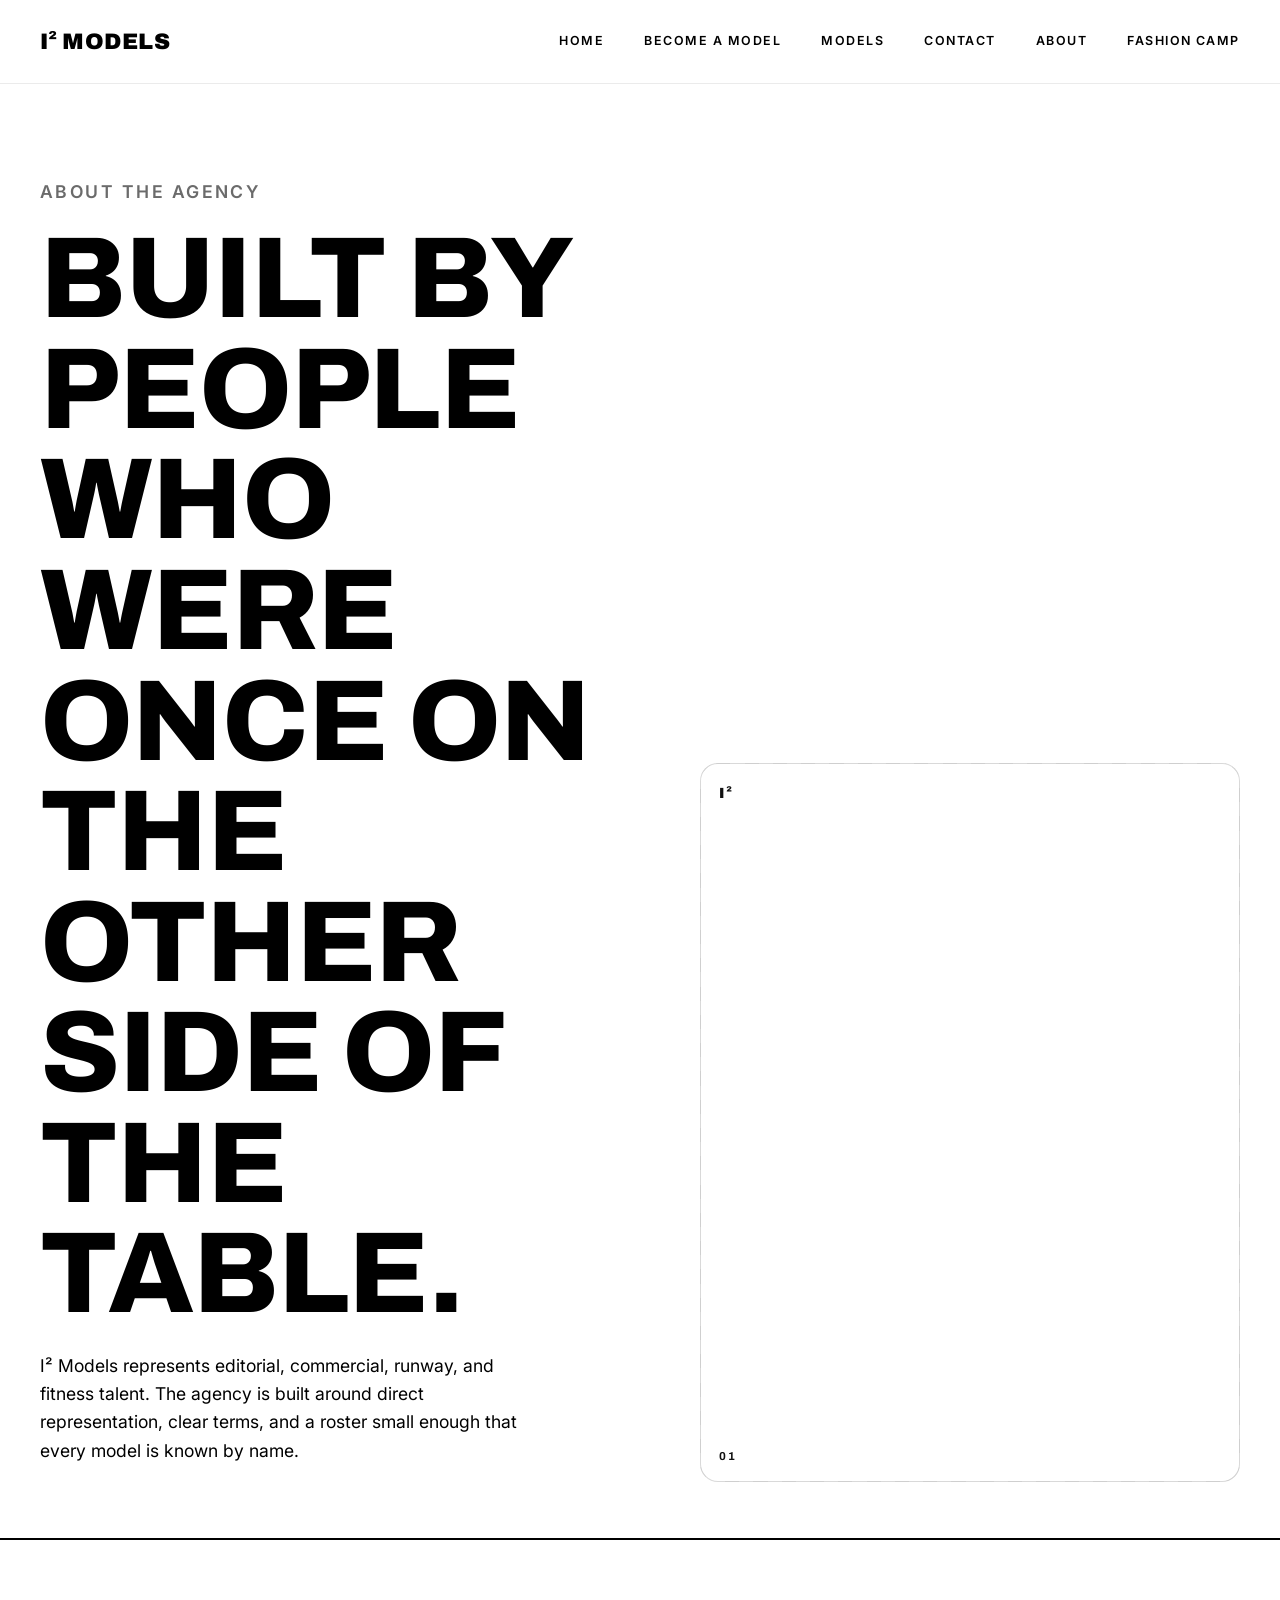
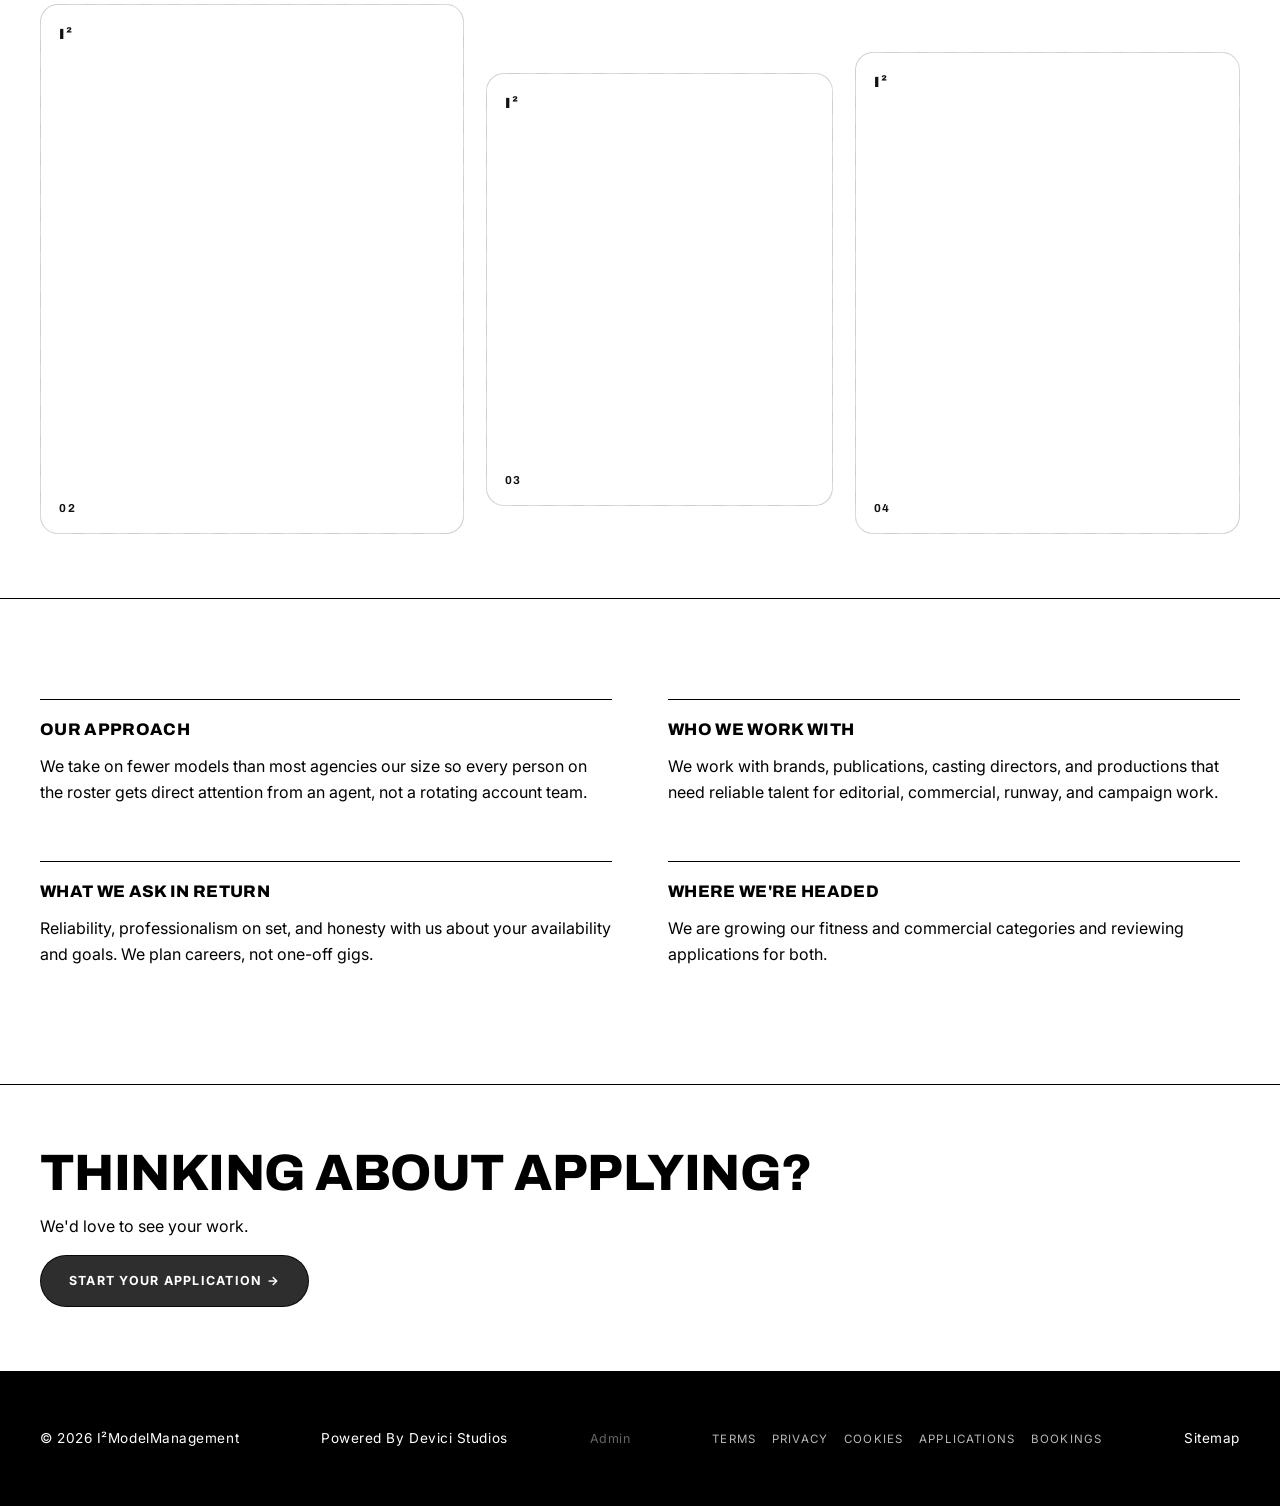
<file: about.html>
<!DOCTYPE html>
<html lang="en">
<head>
<meta charset="UTF-8">
<meta name="viewport" content="width=device-width, initial-scale=1.0">
<title>About — I² Models</title>
<link rel="preconnect" href="https://fonts.googleapis.com">
<link href="https://fonts.googleapis.com/css2?family=Archivo:wght@500;700;800;900&family=Inter:wght@400;500;600&display=swap" rel="stylesheet">
<link rel="stylesheet" href="css/style.css">
<link rel="stylesheet" href="css/frames.css">
</head>
<body data-page="about">

<header class="site-header">
  <div class="wrap">
    <a href="index.html" class="wordmark">I² MODELS</a>
    <button class="nav-toggle" aria-label="Toggle menu">&#9776;</button>
    <nav class="main-nav">
      <a href="index.html">Home</a>
      <a href="apply.html">Become a Model</a>
      <div class="nav-item">
        <a href="models.html">Models</a>
        <div class="dropdown">
          <a href="models-female.html">Females</a>
          <a href="models-male.html">Males</a>
        </div>
      </div>
      <a href="contact.html">Contact</a>
      <a href="about.html">About</a>
      <a href="fashioncamp.html">Fashion Camp</a>
    </nav>
  </div>
</header>

<section class="hero page-split" style="padding-bottom:56px;">
  <div class="wrap split-wrap">
    <div class="hero-copy">
      <p class="hero-eyebrow">About the agency</p>
      <h1>Built by people who were once on the other side of the table.</h1>
      <p>I² Models represents editorial, commercial, runway, and fitness talent. The agency is built around direct representation, clear terms, and a roster small enough that every model is known by name.</p>
    </div>
    <div class="frame frame-tall" data-frame>
      <figure>
        <span class="frame-mark">I²</span>
        <span class="frame-index">01</span>
      </figure>
    </div>
  </div>
</section>

<section class="tight">
  <div class="wrap frames-row">
    <div class="frame frame-portrait" data-frame>
      <figure>
        <span class="frame-mark">I²</span>
        <span class="frame-index">02</span>
      </figure>
    </div>
    <div class="frame frame-portrait frame-offset" data-frame>
      <figure>
        <span class="frame-mark">I²</span>
        <span class="frame-index">03</span>
      </figure>
    </div>
    <div class="frame frame-portrait" data-frame>
      <figure>
        <span class="frame-mark">I²</span>
        <span class="frame-index">04</span>
      </figure>
    </div>
  </div>
</section>

<section>
  <div class="wrap">
    <div class="value-list">
      <div class="value-item">
        <h3>Our approach</h3>
        <p>We take on fewer models than most agencies our size so every person on the roster gets direct attention from an agent, not a rotating account team.</p>
      </div>
      <div class="value-item">
        <h3>Who we work with</h3>
        <p>We work with brands, publications, casting directors, and productions that need reliable talent for editorial, commercial, runway, and campaign work.</p>
      </div>
      <div class="value-item">
        <h3>What we ask in return</h3>
        <p>Reliability, professionalism on set, and honesty with us about your availability and goals. We plan careers, not one-off gigs.</p>
      </div>
      <div class="value-item">
        <h3>Where we're headed</h3>
        <p>We are growing our fitness and commercial categories and reviewing applications for both.</p>
      </div>
    </div>
  </div>
</section>

<section class="tight">
  <div class="wrap">
    <h2>Thinking about applying?</h2>
    <p>We'd love to see your work.</p>
    <a href="apply.html" class="btn btn-primary">Start your application &rarr;</a>
  </div>
</section>

<footer>
  <div class="wrap">
    <span>&copy; 2026 I²ModelManagement</span>
    <span><a href="contact.html">Powered By Devici Studios</a></span>
    <span><a href="admin.html" class="footer-admin">Admin</a></span>
  </div>
</footer>

<script src="data/site.js"></script>
<script src="data/models.js"></script>
<script src="js/page-frames.js"></script>
<script src="js/main.js"></script>
</body>
</html>
</file>
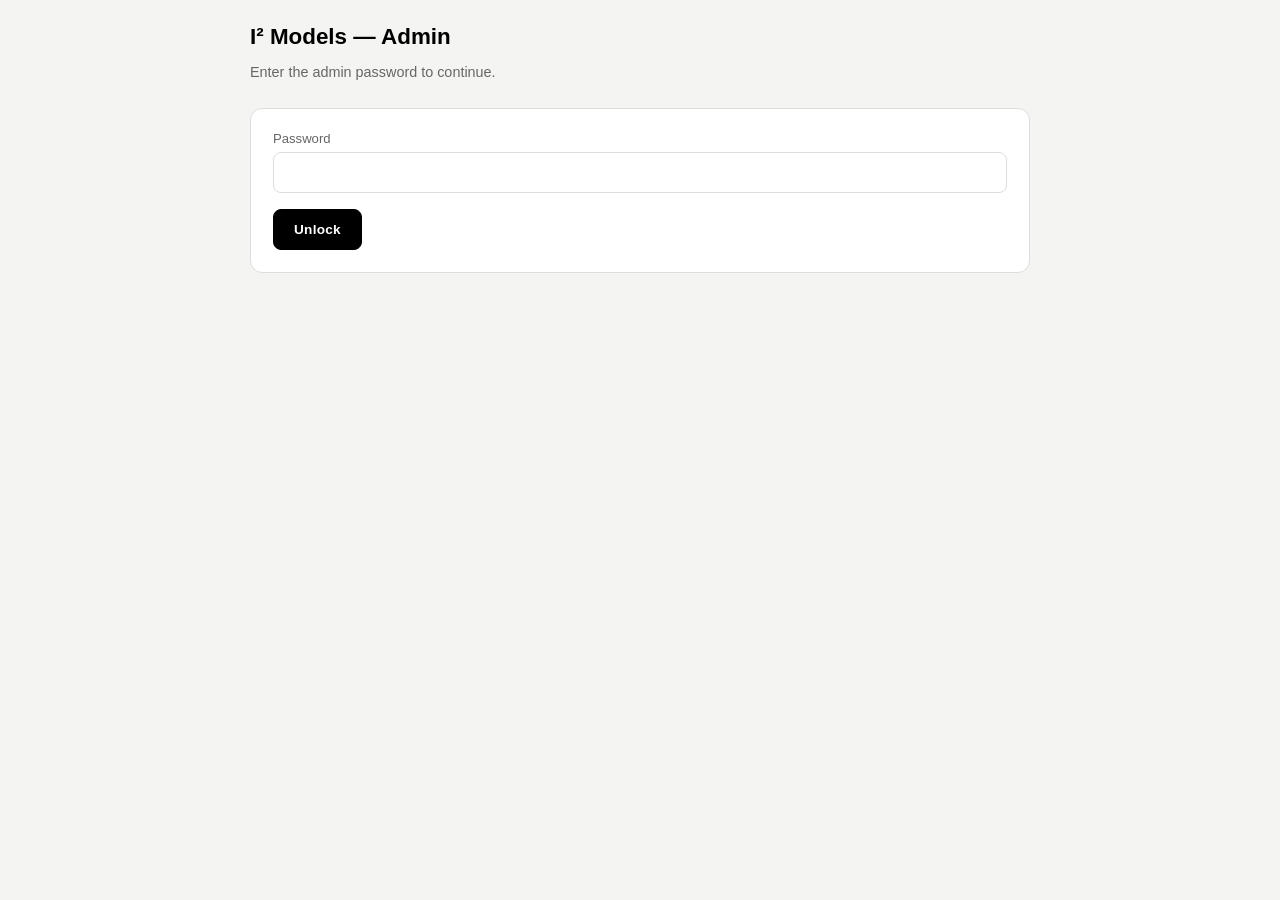
<file: admin.html>
<!DOCTYPE html>
<html lang="en">
<head>
<meta charset="UTF-8">
<meta name="viewport" content="width=device-width, initial-scale=1.0">
<title>Admin — I² Models</title>
<meta name="robots" content="noindex, nofollow">
<style>
  :root {
    --black: #000; --white: #fff; --gray: #666; --line: #ddd; --danger: #b3261e; --ok: #1a7a3c;
  }
  * { box-sizing: border-box; }
  body {
    margin: 0; font-family: -apple-system, BlinkMacSystemFont, 'Segoe UI', Arial, sans-serif;
    background: #f4f4f2; color: var(--black); padding: 24px;
  }
  .wrap { max-width: 780px; margin: 0 auto; }
  h1 { font-size: 1.4rem; margin: 0 0 4px; }
  h2 { font-size: 1.05rem; margin: 0 0 14px; }
  .sub { color: var(--gray); font-size: 0.9rem; margin-bottom: 28px; }
  .card {
    background: var(--white); border: 1px solid var(--line); border-radius: 12px;
    padding: 22px; margin-bottom: 20px;
  }
  label { display: block; font-size: 0.82rem; color: var(--gray); margin: 14px 0 6px; }
  label:first-child { margin-top: 0; }
  input, select, textarea {
    width: 100%; padding: 11px 12px; font-size: 0.95rem; border: 1px solid var(--line);
    border-radius: 8px; font-family: inherit; background: #fff;
  }
  textarea { resize: vertical; min-height: 70px; }
  .row { display: grid; grid-template-columns: 1fr 1fr; gap: 14px; }
  @media (max-width: 560px) { .row { grid-template-columns: 1fr; } }
  button {
    font-family: inherit; font-size: 0.85rem; font-weight: 600; letter-spacing: 0.02em;
    padding: 12px 20px; border-radius: 8px; border: 1px solid var(--black);
    background: var(--black); color: var(--white); cursor: pointer; margin-top: 16px;
  }
  button.secondary { background: var(--white); color: var(--black); }
  button.danger { background: var(--white); color: var(--danger); border-color: var(--danger); margin-top: 0; }
  button:disabled { opacity: 0.5; cursor: not-allowed; }
  .note { font-size: 0.82rem; color: var(--gray); margin-top: 10px; line-height: 1.5; }
  .warn { background: #fff8e6; border: 1px solid #f0d98c; border-radius: 8px; padding: 12px 14px; font-size: 0.85rem; margin-bottom: 20px; }
  .status { font-size: 0.85rem; margin-top: 12px; padding: 10px 12px; border-radius: 8px; display: none; }
  .status.show { display: block; }
  .status.ok { background: #eaf6ee; color: var(--ok); }
  .status.err { background: #fbeceb; color: var(--danger); }
  .model-item {
    display: flex; gap: 14px; align-items: center; padding: 12px 0; border-top: 1px solid var(--line);
  }
  .model-item:first-child { border-top: none; }
  .model-item img { width: 52px; height: 65px; object-fit: cover; border-radius: 6px; background: #eee; flex-shrink: 0; }
  .model-item .info { flex: 1; min-width: 0; }
  .model-item .info strong { display: block; font-size: 0.95rem; }
  .model-item .info span { font-size: 0.8rem; color: var(--gray); }
  .model-item .actions { display: flex; gap: 8px; flex-shrink: 0; }
  .model-item .actions button { margin-top: 0; padding: 8px 12px; font-size: 0.78rem; }
  #panel, #gate-error { display: none; }
  #gate-error.show { display: block; }
  hr { border: none; border-top: 1px solid var(--line); margin: 24px 0; }
</style>
</head>
<body>
<div class="wrap">

  <!-- ============ PASSWORD GATE ============ -->
  <div id="gate">
    <h1>I² Models — Admin</h1>
    <p class="sub">Enter the admin password to continue.</p>
    <div class="card">
      <label for="gate-password">Password</label>
      <input type="password" id="gate-password" autocomplete="off">
      <p id="gate-error" class="status err">Incorrect password.</p>
      <button onclick="checkPassword()">Unlock</button>
    </div>
    
  </div>

  <!-- ============ MAIN ADMIN PANEL ============ -->
  <div id="panel">
    <h1>I² Models — Admin</h1>
    <p class="sub">Add, edit, or remove models. Changes save directly to your GitHub repo.</p>

    <div class="card" id="connect-card">
      <h2>1. Connect to GitHub</h2>
      <div class="row">
        <div>
          <label for="gh-owner">GitHub username</label>
          <input type="text" id="gh-owner" value="spex-sudo">
        </div>
        <div>
          <label for="gh-repo">Repository name</label>
          <input type="text" id="gh-repo" value="I2">
        </div>
      </div>
      <label for="gh-branch">Branch</label>
      <input type="text" id="gh-branch" value="main">
      <label for="gh-token">GitHub personal access token</label>
      <input type="password" id="gh-token" autocomplete="off" placeholder="ghp_...">
      <label style="display:flex;align-items:center;gap:8px;margin-top:12px;">
        <input type="checkbox" id="remember-token" style="width:auto;">
        <span style="font-size:0.85rem;color:var(--gray);">Remember token on this device</span>
      </label>
      <button onclick="connectAndLoad()">Connect &amp; load models</button>
      <p id="connect-status" class="status"></p>
  
      </p>
    </div>

    <div class="card" id="list-card" style="display:none;">
      <h2>2. Current roster</h2>
      <div id="model-list"></div>
      <p class="note" id="empty-note" style="display:none;">No models yet — add your first one below.</p>
    </div>

    <div class="card" id="form-card" style="display:none;">
      <h2 id="form-title">3. Add a model</h2>
      <div class="row">
        <div>
          <label for="f-name">Name</label>
          <input type="text" id="f-name">
        </div>
        <div>
          <label for="f-gender">Gender</label>
          <select id="f-gender">
            <option value="female">Female</option>
            <option value="male">Male</option>
          </select>
        </div>
      </div>
      <div class="row">
        <div>
          <label for="f-height">Height</label>
          <input type="text" id="f-height" placeholder="5'9&quot;">
        </div>
        <div>
          <label for="f-shoes">Shoes</label>
          <input type="text" id="f-shoes" placeholder="8 US">
        </div>
      </div>
      <div class="row">
        <div>
          <label for="f-category">Category</label>
          <select id="f-category">
            <option>Editorial</option>
            <option>Commercial</option>
            <option>Runway</option>
            <option>Fitness</option>
          </select>
        </div>
        <div>
          <label for="f-city">City</label>
          <input type="text" id="f-city">
        </div>
      </div>
      <div class="row">
        <div>
          <label for="f-eyes">Eyes</label>
          <input type="text" id="f-eyes" placeholder="Brown">
        </div>
        <div>
          <label for="f-hair">Hair</label>
          <input type="text" id="f-hair" placeholder="Black">
        </div>
      </div>
      <div class="row">
        <div>
          <label for="f-chest">Chest</label>
          <input type="text" id="f-chest" placeholder="34&quot;">
        </div>
        <div>
          <label for="f-waist">Waist</label>
          <input type="text" id="f-waist" placeholder="26&quot;">
        </div>
      </div>
      <label for="f-hips">Hips</label>
      <input type="text" id="f-hips" placeholder="36&quot;">
      <p class="note">Eyes, hair, chest, waist, hips, and shoes show up in a "Details" dropdown on each card. Leave any blank to hide that stat.</p>
      <label for="f-instagram">Instagram / portfolio link (optional)</label>
      <input type="url" id="f-instagram" placeholder="https://instagram.com/username">

      <label for="f-photo">Photo(s)</label>
      <input type="file" id="f-photo" accept="image/*" multiple>
      <p class="note">Select one or several. When adding a new model, these become their photo set. When editing, any newly selected photos are <strong>added</strong> to their existing set — leave this blank to make no change to their photos.</p>
      <div id="current-photos" style="display:flex; gap:8px; margin-top:10px; flex-wrap:wrap;"></div>

      <div style="display:flex; gap:10px; align-items:center; flex-wrap:wrap;">
        <button onclick="saveModel()">Save model</button>
        <button class="secondary" type="button" onclick="resetForm()">Cancel edit</button>
      </div>
      <p id="form-status" class="status"></p>
    </div>

    <div class="warn" id="unsynced-warning" style="display:none;">
      You have unsaved changes to the roster list that haven't been committed yet — click "Save model" to commit, or your edits will be lost if you close this page.
    </div>
  </div>

</div>

<script>
  // ============================================================
  // ADMIN PASSWORD — change this to whatever you like.
  // Remember: this only hides the page from casual visitors, it
  // is not real security. See the note on the lock screen.
  // ============================================================
  const ADMIN_PASSWORD = "i2models2026";

  // If anything on this page throws an error, show it on-screen instead of
  // failing silently to a blank page — this page has no server logs to
  // check, so this is the only way to see what went wrong.
  window.addEventListener('error', function (e) {
    var banner = document.getElementById('js-error-banner');
    if (!banner) {
      banner = document.createElement('div');
      banner.id = 'js-error-banner';
      banner.style.cssText = 'position:fixed;top:0;left:0;right:0;background:#b3261e;color:#fff;padding:14px 18px;font-family:monospace;font-size:0.85rem;z-index:9999;';
      document.body.appendChild(banner);
    }
    banner.textContent = 'Page error: ' + e.message + ' (line ' + e.lineno + ')';
  });

  const DATA_PATH = "data/models.js";
  let currentSha = null;
  let currentModels = [];
  let editingIndex = null; // null = adding new, number = editing that index

  function checkPassword() {
    const input = document.getElementById('gate-password').value;
    if (input === ADMIN_PASSWORD) {
      document.getElementById('gate').style.display = 'none';
      document.getElementById('panel').style.display = 'block';
      try {
        var savedToken = localStorage.getItem('i2models_gh_token');
        if (savedToken) {
          document.getElementById('gh-token').value = savedToken;
          document.getElementById('remember-token').checked = true;
        }
      } catch (e) {
        // Some browsers (Private Browsing, certain in-app browsers) block
        // localStorage entirely. That's fine — it only means the "remember
        // token" convenience feature won't work, nothing else is affected.
      }
    } else {
      document.getElementById('gate-error').classList.add('show');
    }
  }
  document.getElementById('gate-password').addEventListener('keydown', function (e) {
    if (e.key === 'Enter') checkPassword();
  });

  function ghConfig() {
    return {
      owner: document.getElementById('gh-owner').value.trim(),
      repo: document.getElementById('gh-repo').value.trim(),
      branch: document.getElementById('gh-branch').value.trim() || 'main',
      token: document.getElementById('gh-token').value.trim()
    };
  }

  function showStatus(elId, message, isError) {
    var el = document.getElementById(elId);
    el.textContent = message;
    el.className = 'status show ' + (isError ? 'err' : 'ok');
  }

  async function ghRequest(path, options) {
    const cfg = ghConfig();
    const url = 'https://api.github.com/repos/' + cfg.owner + '/' + cfg.repo + '/contents/' + path;
    const res = await fetch(url, Object.assign({
      headers: {
        'Authorization': 'Bearer ' + cfg.token,
        'Accept': 'application/vnd.github+json',
        'X-GitHub-Api-Version': '2022-11-28'
      }
    }, options));
    return res;
  }

  async function connectAndLoad() {
    const cfg = ghConfig();
    if (!cfg.token) { showStatus('connect-status', 'Please enter a GitHub token first.', true); return; }

    try {
      if (document.getElementById('remember-token').checked) {
        localStorage.setItem('i2models_gh_token', cfg.token);
      } else {
        localStorage.removeItem('i2models_gh_token');
      }
    } catch (e) {
      // Storage blocked — the token just won't be remembered next visit.
    }

    showStatus('connect-status', 'Connecting…', false);
    try {
      const res = await ghRequest(DATA_PATH + '?ref=' + cfg.branch, { method: 'GET' });
      if (res.status === 401) { showStatus('connect-status', 'That token was rejected — check it\'s correct and has Contents read/write access.', true); return; }
      if (res.status === 404) { showStatus('connect-status', 'Could not find data/models.js in that repo/branch — check the username, repo name, and branch above.', true); return; }
      if (!res.ok) { showStatus('connect-status', 'GitHub error (' + res.status + '). Please try again.', true); return; }

      const data = await res.json();
      currentSha = data.sha;
      const decoded = decodeURIComponent(escape(atob(data.content)));
      currentModels = parseModelsFromSource(decoded);

      showStatus('connect-status', 'Connected — loaded ' + currentModels.length + ' model(s).', false);
      document.getElementById('list-card').style.display = 'block';
      document.getElementById('form-card').style.display = 'block';
      renderModelList();
    } catch (err) {
      showStatus('connect-status', 'Connection failed: ' + err.message + ' (if this mentions CORS, GitHub may be blocking browser requests — let me know and we will find a workaround).', true);
    }
  }

  function parseModelsFromSource(source) {
    const match = source.match(/window\.MODELS\s*=\s*(\[[\s\S]*?\n\]);/);
    if (!match) return [];
    try {
      return new Function('return ' + match[1])();
    } catch (e) {
      console.error('Could not parse models array', e);
      return [];
    }
  }

  function renderModelList() {
    const list = document.getElementById('model-list');
    const emptyNote = document.getElementById('empty-note');
    if (currentModels.length === 0) {
      list.innerHTML = '';
      emptyNote.style.display = 'block';
      return;
    }
    emptyNote.style.display = 'none';
    list.innerHTML = currentModels.map(function (m, i) {
      var thumb = (m.images && m.images[0]) ? m.images[0] : '';
      var photoCount = m.images ? m.images.length : 0;
      return '<div class="model-item">' +
        '<img src="' + thumb + '" alt="">' +
        '<div class="info"><strong>' + m.name + '</strong>' +
        '<span>' + m.gender + ' &middot; ' + m.height + ' &middot; ' + m.category + ' &middot; ' + m.city + ' &middot; ' + photoCount + ' photo' + (photoCount === 1 ? '' : 's') + '</span></div>' +
        '<div class="actions">' +
        '<button class="secondary" onclick="editModel(' + i + ')">Edit</button>' +
        '<button class="danger" onclick="deleteModel(' + i + ')">Delete</button>' +
        '</div></div>';
    }).join('');
  }

  function editModel(i) {
    editingIndex = i;
    const m = currentModels[i];
    document.getElementById('f-name').value = m.name || '';
    document.getElementById('f-gender').value = m.gender || 'female';
    document.getElementById('f-height').value = m.height || '';
    document.getElementById('f-category').value = m.category || 'Editorial';
    document.getElementById('f-city').value = m.city || '';
    document.getElementById('f-eyes').value = m.eyes || '';
    document.getElementById('f-hair').value = m.hair || '';
    document.getElementById('f-chest').value = m.chest || '';
    document.getElementById('f-waist').value = m.waist || '';
    document.getElementById('f-hips').value = m.hips || '';
    document.getElementById('f-shoes').value = m.shoes || '';
    document.getElementById('f-instagram').value = m.instagram || '';
    document.getElementById('f-photo').value = '';
    document.getElementById('form-title').textContent = 'Edit model — ' + m.name;
    renderCurrentPhotos(m.images || []);
    document.getElementById('form-card').scrollIntoView({ behavior: 'smooth' });
  }

  function renderCurrentPhotos(images) {
    const wrap = document.getElementById('current-photos');
    if (!images.length) { wrap.innerHTML = ''; return; }
    wrap.innerHTML = images.map(function (src, i) {
      return '<div style="position:relative;">' +
        '<img src="' + src + '" style="width:56px;height:70px;object-fit:cover;border-radius:6px;">' +
        '<button type="button" onclick="removeCurrentPhoto(' + i + ')" ' +
        'style="position:absolute;top:-6px;right:-6px;width:20px;height:20px;border-radius:50%;padding:0;font-size:12px;line-height:1;margin:0;background:var(--danger);border-color:var(--danger);">&times;</button>' +
        '</div>';
    }).join('');
  }

  function removeCurrentPhoto(i) {
    if (editingIndex === null) return;
    currentModels[editingIndex].images.splice(i, 1);
    renderCurrentPhotos(currentModels[editingIndex].images);
  }

  function deleteModel(i) {
    if (!confirm('Remove ' + currentModels[i].name + ' from the roster? This saves immediately.')) return;
    currentModels.splice(i, 1);
    renderModelList();
    commitModels('Remove model via admin panel');
  }

  function resetForm() {
    editingIndex = null;
    ['f-name','f-height','f-city','f-eyes','f-hair','f-chest','f-waist','f-hips','f-shoes','f-instagram'].forEach(function (id) {
      document.getElementById(id).value = '';
    });
    document.getElementById('f-photo').value = '';
    document.getElementById('current-photos').innerHTML = '';
    document.getElementById('form-title').textContent = 'Add a model';
    document.getElementById('form-status').className = 'status';
  }

  function fileToBase64(file) {
    return new Promise(function (resolve, reject) {
      const reader = new FileReader();
      reader.onload = function () { resolve(reader.result.split(',')[1]); };
      reader.onerror = reject;
      reader.readAsDataURL(file);
    });
  }

  async function uploadPhotosIfNeeded() {
    const fileInput = document.getElementById('f-photo');
    const files = fileInput.files;
    if (!files || !files.length) return [];
    const cfg = ghConfig();
    const urls = [];

    for (let i = 0; i < files.length; i++) {
      const file = files[i];
      const base64 = await fileToBase64(file);
      const safeName = Date.now() + '-' + i + '-' + file.name.replace(/[^a-zA-Z0-9.\-_]/g, '');
      const path = 'images/' + safeName;

      const res = await ghRequest(path, {
        method: 'PUT',
        body: JSON.stringify({
          message: 'Upload model photo via admin panel',
          content: base64,
          branch: cfg.branch
        })
      });
      if (!res.ok) throw new Error('Photo upload failed for ' + file.name + ' (' + res.status + ')');
      urls.push('https://raw.githubusercontent.com/' + cfg.owner + '/' + cfg.repo + '/' + cfg.branch + '/' + path);
    }
    return urls;
  }

  async function saveModel() {
    const name = document.getElementById('f-name').value.trim();
    if (!name) { showStatus('form-status', 'Name is required.', true); return; }

    showStatus('form-status', 'Saving…', false);
    try {
      // Start from whatever photos already exist (minus any the admin removed
      // via the × buttons), then append any newly selected uploads.
      let images = editingIndex !== null ? (currentModels[editingIndex].images || []).slice() : [];
      const uploaded = await uploadPhotosIfNeeded();
      images = images.concat(uploaded);

      const model = {
        name: name,
        gender: document.getElementById('f-gender').value,
        height: document.getElementById('f-height').value.trim(),
        category: document.getElementById('f-category').value,
        city: document.getElementById('f-city').value.trim(),
        eyes: document.getElementById('f-eyes').value.trim(),
        hair: document.getElementById('f-hair').value.trim(),
        chest: document.getElementById('f-chest').value.trim(),
        waist: document.getElementById('f-waist').value.trim(),
        hips: document.getElementById('f-hips').value.trim(),
        shoes: document.getElementById('f-shoes').value.trim(),
        images: images,
        instagram: document.getElementById('f-instagram').value.trim()
      };

      if (editingIndex !== null) {
        currentModels[editingIndex] = model;
      } else {
        currentModels.push(model);
      }

      renderModelList();
      await commitModels(editingIndex !== null ? 'Update model via admin panel' : 'Add model via admin panel');
      resetForm();
      showStatus('form-status', 'Saved and committed to GitHub.', false);
    } catch (err) {
      showStatus('form-status', 'Save failed: ' + err.message, true);
    }
  }

  function buildFileContents() {
    const header = document.getElementById('__header_cache').value;
    const arrayText = 'window.MODELS = ' + JSON.stringify(currentModels, null, 2) + ';\n';
    const footer = document.getElementById('__footer_cache').value;
    return header + '\n' + arrayText + '\n' + footer;
  }

  async function commitModels(message) {
    const cfg = ghConfig();
    const content = buildFileContents();
    const encoded = btoa(unescape(encodeURIComponent(content)));

    const res = await ghRequest(DATA_PATH, {
      method: 'PUT',
      body: JSON.stringify({
        message: message,
        content: encoded,
        sha: currentSha,
        branch: cfg.branch
      })
    });
    if (!res.ok) {
      const body = await res.json().catch(function () { return {}; });
      throw new Error('GitHub rejected the save (' + res.status + '): ' + (body.message || 'unknown error'));
    }
    const data = await res.json();
    currentSha = data.content.sha;
  }
</script>

<!-- Cached header/footer text preserved from data/models.js so saving from
     here doesn't wipe out the comments and instructions in that file. -->
<textarea id="__header_cache" style="display:none;">// ============================================================
// MODEL ROSTER
// ------------------------------------------------------------
// EASIEST WAY TO USE THIS FILE: don't. Go to admin.html on your
// site, log in, and use the form there — it edits this file for
// you automatically, photo uploads included. You never need to
// open this file at all if the admin panel is working for you.
//
// This one file controls the Models, Female Models, and Male
// Models pages. Add a model here and they automatically show
// up on the right page(s) — no HTML editing needed.
// ============================================================</textarea>
<textarea id="__footer_cache" style="display:none;">// ============================================================
// RENDERING — you shouldn't need to edit anything below this
// line. This runs automatically on each Models page and builds
// the cards from the list above.
// ============================================================

function renderModels(gender) {
  var container = document.getElementById('model-grid');
  if (!container) return;

  var list = (gender === 'all')
    ? window.MODELS
    : window.MODELS.filter(function (m) { return m.gender === gender; });

  if (!list || list.length === 0) {
    container.innerHTML =
      '<p style="grid-column:1/-1;color:var(--gray);background:var(--white);padding:48px 24px;text-align:center;">' +
      'No models added yet — open data/models.js and follow the instructions at the top to add your first one.' +
      '</p>';
    return;
  }

  container.innerHTML = list.map(function (m, modelIndex) {
    var photos = (m.images && m.images.length) ? m.images : [];

    var imagesHtml = photos.map(function (src, i) {
      return '<img class="stack-img' + (i === 0 ? ' active' : '') + '" src="' + src + '" alt="' + m.name + '" data-model="' + modelIndex + '" data-photo="' + i + '">';
    }).join('');

    var dotsHtml = '';
    if (photos.length > 1) {
      dotsHtml = '<div class="model-photo-dots">' + photos.map(function (_, i) {
        return '<button' + (i === 0 ? ' class="active"' : '') + ' data-model="' + modelIndex + '" data-photo="' + i + '" aria-label="Photo ' + (i + 1) + '"></button>';
      }).join('') + '</div>';
    }

    var statFields = [
      ['Gender', m.gender ? (m.gender.charAt(0).toUpperCase() + m.gender.slice(1)) : ''],
      ['Height', m.height],
      ['Eyes', m.eyes],
      ['Hair', m.hair],
      ['Chest', m.chest],
      ['Waist', m.waist],
      ['Hips', m.hips],
      ['Shoes', m.shoes]
    ];
    var statsHtml = statFields.filter(function (f) { return f[1]; }).map(function (f) {
      return '<span class="stat-pair"><strong>' + f[0] + '</strong> ' + f[1] + '</span>';
    }).join('');

    var html = '<div class="roster-card">';
    html += '<figure data-model="' + modelIndex + '" data-photo-count="' + photos.length + '">' + imagesHtml + dotsHtml + '</figure>';
    html += '<h3>' + m.name + '</h3>';
    html += '<p class="tag">' + m.category + ' &middot; ' + m.city + '</p>';
    if (m.instagram) {
      html += '<p class="tag"><a href="' + m.instagram + '" target="_blank" rel="noopener">Instagram &rarr;</a></p>';
    }
    if (statsHtml) {
      html += '<button type="button" class="details-toggle">Details &#9662;</button>';
      html += '<div class="details-panel">' + statsHtml + '</div>';
    }
    html += '</div>';
    return html;
  }).join('');

  function showPhoto(figure, photoIdx) {
    figure.querySelectorAll('.stack-img').forEach(function (img) {
      img.classList.toggle('active', img.getAttribute('data-photo') === String(photoIdx));
    });
    var dotsWrap = figure.querySelector('.model-photo-dots');
    if (dotsWrap) {
      dotsWrap.querySelectorAll('button').forEach(function (b) {
        b.classList.toggle('active', b.getAttribute('data-photo') === String(photoIdx));
      });
    }
  }

  container.addEventListener('click', function (e) {
    var dot = e.target.closest('.model-photo-dots button');
    if (dot) {
      showPhoto(dot.closest('figure'), Number(dot.getAttribute('data-photo')));
      return;
    }
    var toggle = e.target.closest('.details-toggle');
    if (toggle) {
      toggle.classList.toggle('open');
      var panel = toggle.nextElementSibling;
      if (panel) panel.classList.toggle('open');
    }
  });

  container.querySelectorAll('figure[data-photo-count]').forEach(function (figure) {
    var count = Number(figure.getAttribute('data-photo-count'));
    if (count < 2) return;
    var startX = null;

    figure.addEventListener('touchstart', function (e) {
      startX = e.touches[0].clientX;
    }, { passive: true });

    figure.addEventListener('touchend', function (e) {
      if (startX === null) return;
      var deltaX = e.changedTouches[0].clientX - startX;
      startX = null;
      if (Math.abs(deltaX) < 35) return;

      var current = Number(figure.querySelector('.stack-img.active').getAttribute('data-photo'));
      var next = deltaX < 0 ? current + 1 : current - 1;
      next = (next + count) % count;
      showPhoto(figure, next);
    }, { passive: true });
  });
}</textarea>

</body>
</html>
</file>
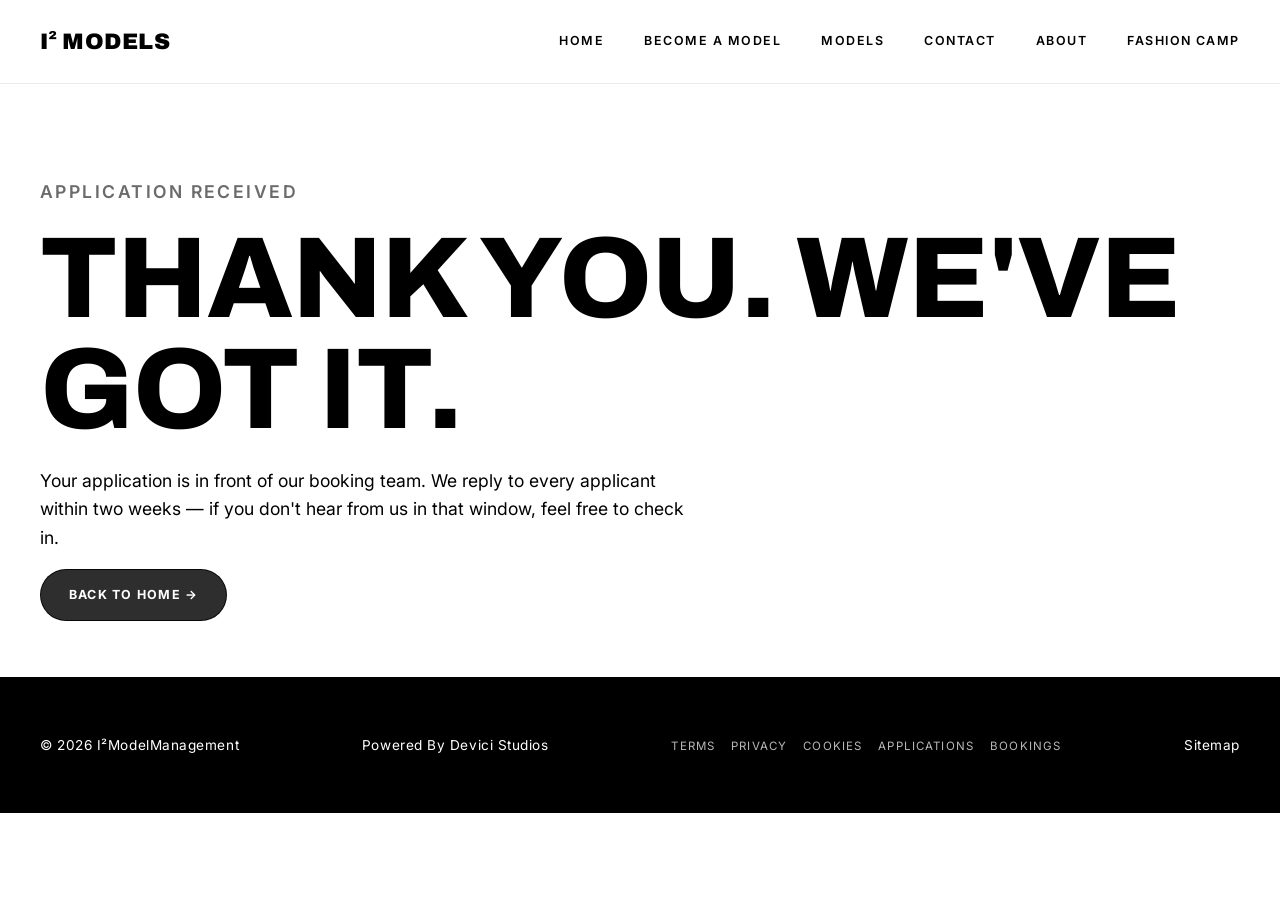
<file: apply-thank-you.html>
<!DOCTYPE html>
<html lang="en">
<head>
<meta charset="UTF-8">
<meta name="viewport" content="width=device-width, initial-scale=1.0">
<title>Application received — I² Models</title>
<link rel="preconnect" href="https://fonts.googleapis.com">
<link href="https://fonts.googleapis.com/css2?family=Archivo:wght@500;700;800;900&family=Inter:wght@400;500;600&display=swap" rel="stylesheet">
<link rel="stylesheet" href="css/style.css">
</head>
<body>

<header class="site-header">
  <div class="wrap">
    <a href="index.html" class="wordmark">I² MODELS</a>
    <button class="nav-toggle" aria-label="Toggle menu">&#9776;</button>
    <nav class="main-nav">
      <a href="index.html">Home</a>
      <a href="apply.html">Become a Model</a>
      <div class="nav-item">
        <a href="models.html">Models</a>
        <div class="dropdown">
          <a href="models-female.html">Females</a>
          <a href="models-male.html">Males</a>
        </div>
      </div>
      <a href="contact.html">Contact</a>
      <a href="about.html">About</a>
      <a href="fashioncamp.html">Fashion Camp</a>
    </nav>
  </div>
</header>

<section class="hero">
  <div class="wrap" style="grid-template-columns: 1fr;">
    <div class="hero-copy">
      <p class="hero-eyebrow">Application received</p>
      <h1>Thank you. We've got it.</h1>
      <p>Your application is in front of our booking team. We reply to every applicant within two weeks &mdash; if you don't hear from us in that window, feel free to check in.</p>
      <a href="index.html" class="btn btn-primary">Back to home &rarr;</a>
    </div>
  </div>
</section>

<footer>
  <div class="wrap">
    <span>&copy; 2026 I²ModelManagement</span>
    <span><a href="contact.html">Powered By Devici Studios</a></span>
  </div>
</footer>

<script src="js/main.js"></script>
</body>
</html>
</file>
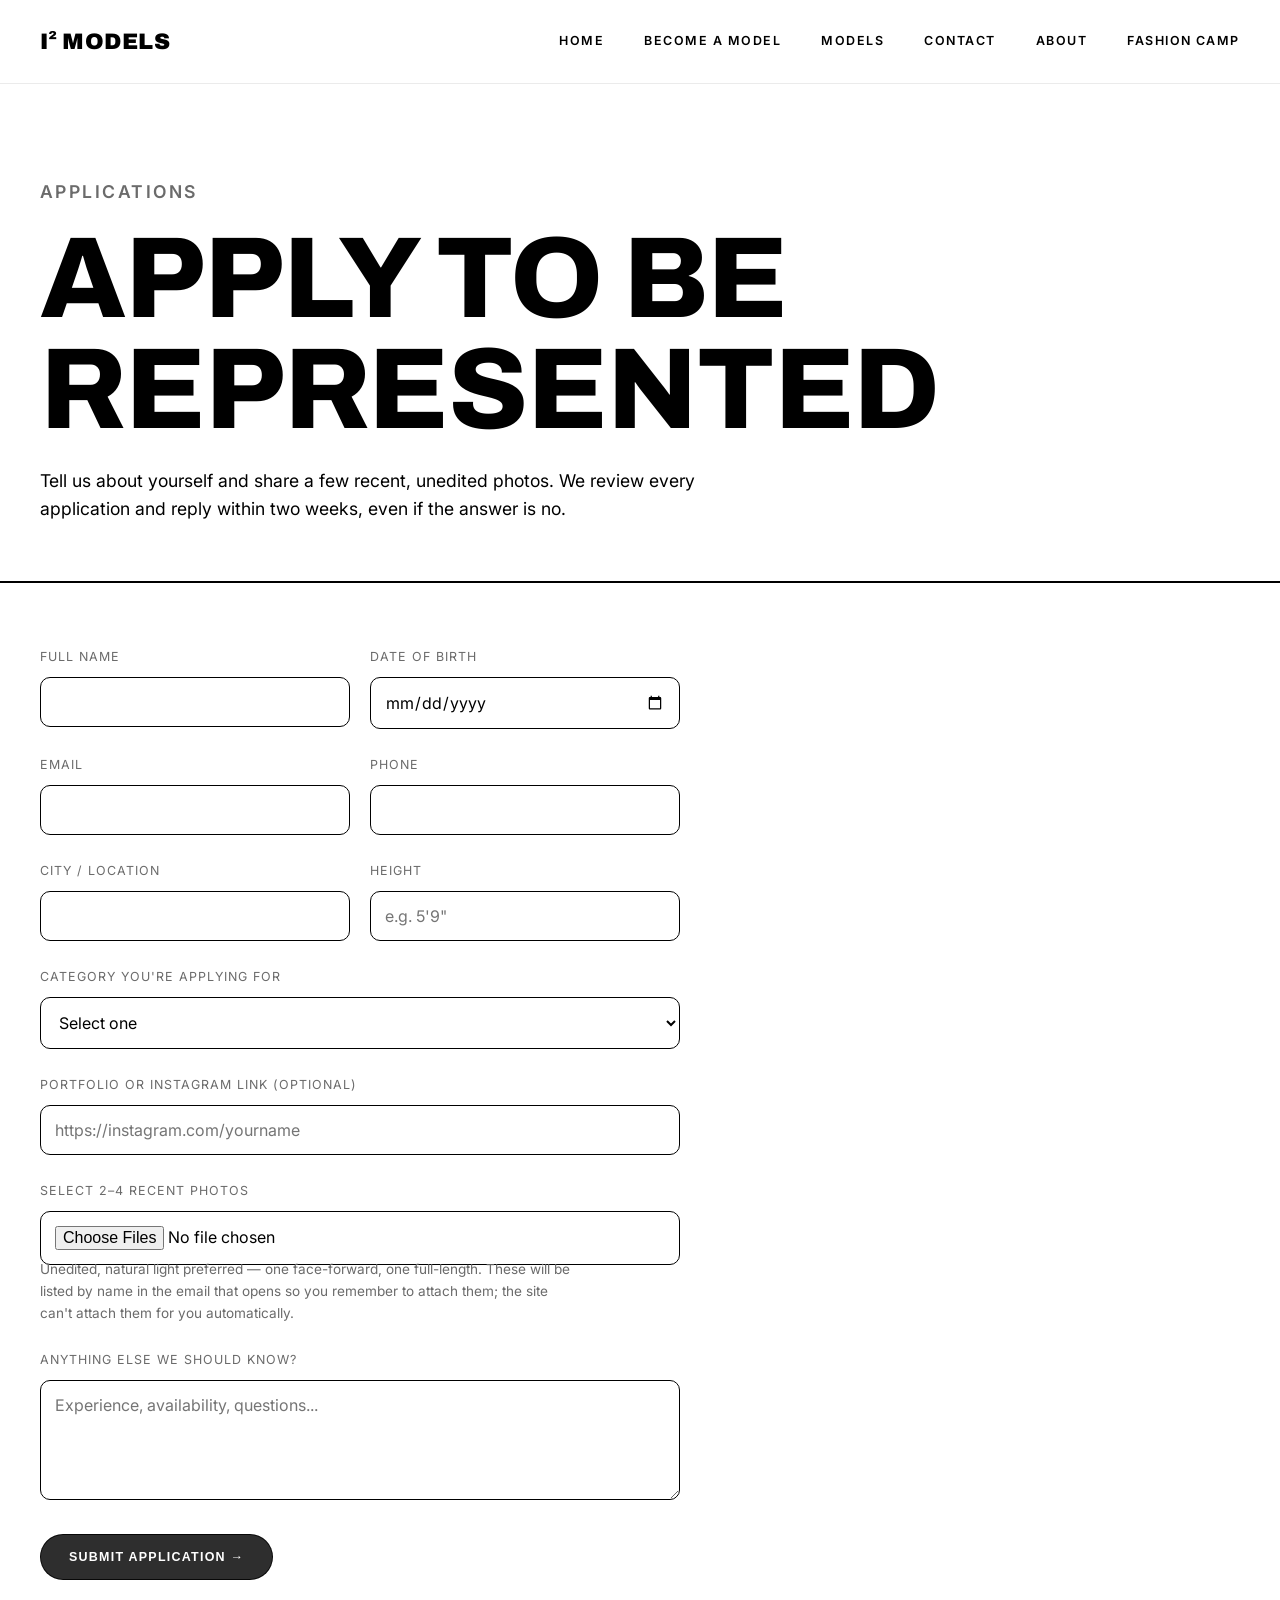
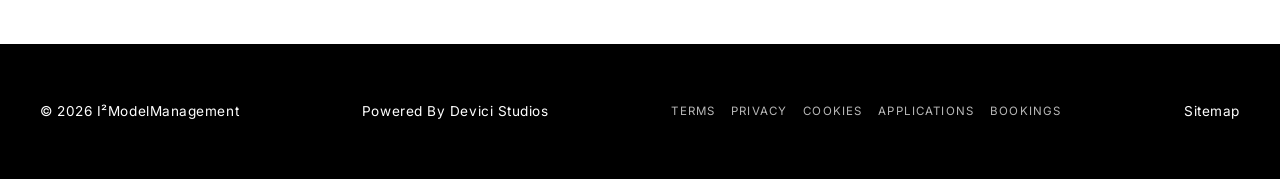
<file: apply.html>
<!DOCTYPE html>
<html lang="en">
<head>
<meta charset="UTF-8">
<meta name="viewport" content="width=device-width, initial-scale=1.0">
<title>Apply — I² Models</title>
<link rel="preconnect" href="https://fonts.googleapis.com">
<link href="https://fonts.googleapis.com/css2?family=Archivo:wght@500;700;800;900&family=Inter:wght@400;500;600&display=swap" rel="stylesheet">
<link rel="stylesheet" href="css/style.css">
</head>
<body>

<header class="site-header">
  <div class="wrap">
    <a href="index.html" class="wordmark">I² MODELS</a>
    <button class="nav-toggle" aria-label="Toggle menu">&#9776;</button>
    <nav class="main-nav">
      <a href="index.html">Home</a>
      <a href="apply.html">Become a Model</a>
      <div class="nav-item">
        <a href="models.html">Models</a>
        <div class="dropdown">
          <a href="models-female.html">Females</a>
          <a href="models-male.html">Males</a>
        </div>
      </div>
      <a href="contact.html">Contact</a>
      <a href="about.html">About</a>
      <a href="fashioncamp.html">Fashion Camp</a>
    </nav>
  </div>
</header>

<section class="hero" style="padding-bottom:40px;">
  <div class="wrap" style="grid-template-columns: 1fr;">
    <div class="hero-copy">
      <p class="hero-eyebrow">Applications</p>
      <h1>Apply to be represented</h1>
      <p>Tell us about yourself and share a few recent, unedited photos. We review every application and reply within two weeks, even if the answer is no.</p>
    </div>
  </div>
</section>

<section class="tight">
  <div class="wrap">
    <div class="form-wrap">

      <!--
        No backend, no third-party form service: submitting this form opens
        the applicant's own email app with everything pre-filled (subject +
        all their answers), addressed to the inbox below.

        Replace YOUR EMAIL two lines down with your real inbox address.

        IMPORTANT LIMITATION: a plain website cannot attach files to an
        email automatically — browsers block that for security reasons.
        This form works around it by listing the filenames the applicant
        picked directly in the email body, as a visible reminder for them
        to attach those files themselves before hitting send.
      -->

      <form id="model-application-form">
        <div class="field-row">
          <div class="field">
            <label for="fullname">Full name</label>
            <input type="text" id="fullname" name="fullname" required>
          </div>
          <div class="field">
            <label for="dob">Date of birth</label>
            <input type="date" id="dob" name="dob" required>
          </div>
        </div>

        <div class="field-row">
          <div class="field">
            <label for="email">Email</label>
            <input type="email" id="email" name="email" required>
          </div>
          <div class="field">
            <label for="phone">Phone</label>
            <input type="tel" id="phone" name="phone" required>
          </div>
        </div>

        <div class="field-row">
          <div class="field">
            <label for="city">City / location</label>
            <input type="text" id="city" name="city" required>
          </div>
          <div class="field">
            <label for="height">Height</label>
            <input type="text" id="height" name="height" placeholder="e.g. 5'9&quot;" required>
          </div>
        </div>

        <div class="field">
          <label for="category">Category you're applying for</label>
          <select id="category" name="category" required>
            <option value="">Select one</option>
            <option>Editorial</option>
            <option>Commercial</option>
            <option>Runway</option>
            <option>Fitness</option>
            <option>Not sure yet</option>
          </select>
        </div>

        <div class="field">
          <label for="portfolio">Portfolio or Instagram link (optional)</label>
          <input type="url" id="portfolio" name="portfolio" placeholder="https://instagram.com/yourname">
        </div>

        <div class="field">
          <label for="photos">Select 2–4 recent photos</label>
          <input type="file" id="photos" name="photos" accept="image/*" multiple>
          <p class="form-note">Unedited, natural light preferred — one face-forward, one full-length. These will be listed by name in the email that opens so you remember to attach them; the site can't attach them for you automatically.</p>
        </div>

        <div class="field">
          <label for="message">Anything else we should know?</label>
          <textarea id="message" name="message" placeholder="Experience, availability, questions..."></textarea>
        </div>

        <button type="submit" class="btn btn-primary">Submit application &rarr;</button>

        <p id="application-note" class="form-note" style="display:none; margin-top:18px;">
          Your email app should now be opening with your application filled in — attach your photos there and hit send to finish.
        </p>
      </form>

      <script>
        document.getElementById('model-application-form').addEventListener('submit', function (e) {
          e.preventDefault();
          var f = e.target;
          var photoFiles = f.photos.files;
          var photoNames = [];
          for (var i = 0; i < photoFiles.length; i++) photoNames.push(photoFiles[i].name);

          var subject = 'New Model Application — ' + f.fullname.value;
          var bodyLines = [
            'Full name: ' + f.fullname.value,
            'Date of birth: ' + f.dob.value,
            'Email: ' + f.email.value,
            'Phone: ' + f.phone.value,
            'City / location: ' + f.city.value,
            'Height: ' + f.height.value,
            'Category: ' + f.category.value,
            'Portfolio / Instagram: ' + (f.portfolio.value || '(none provided)'),
            '',
            'Message:',
            f.message.value || '(none)',
            '',
            '--- PHOTOS TO ATTACH BEFORE SENDING ---',
            photoNames.length ? photoNames.join(', ') : '(no photos were selected — please attach 2-4 before sending)'
          ];
          var body = bodyLines.join('\n');

          var mailtoLink = 'mailto:Devici.studios@outlook.com'
            + '?subject=' + encodeURIComponent(subject)
            + '&body=' + encodeURIComponent(body);

          window.location.href = mailtoLink;
          document.getElementById('application-note').style.display = 'block';
        });
      </script>
    </div>
  </div>
</section>

<footer>
  <div class="wrap">
    <span>&copy; 2026 I²ModelManagement</span>
    <span><a href="contact.html">Powered By Devici Studios</a></span>
  </div>
</footer>

<script src="js/main.js"></script>
</body>
</html>
</file>
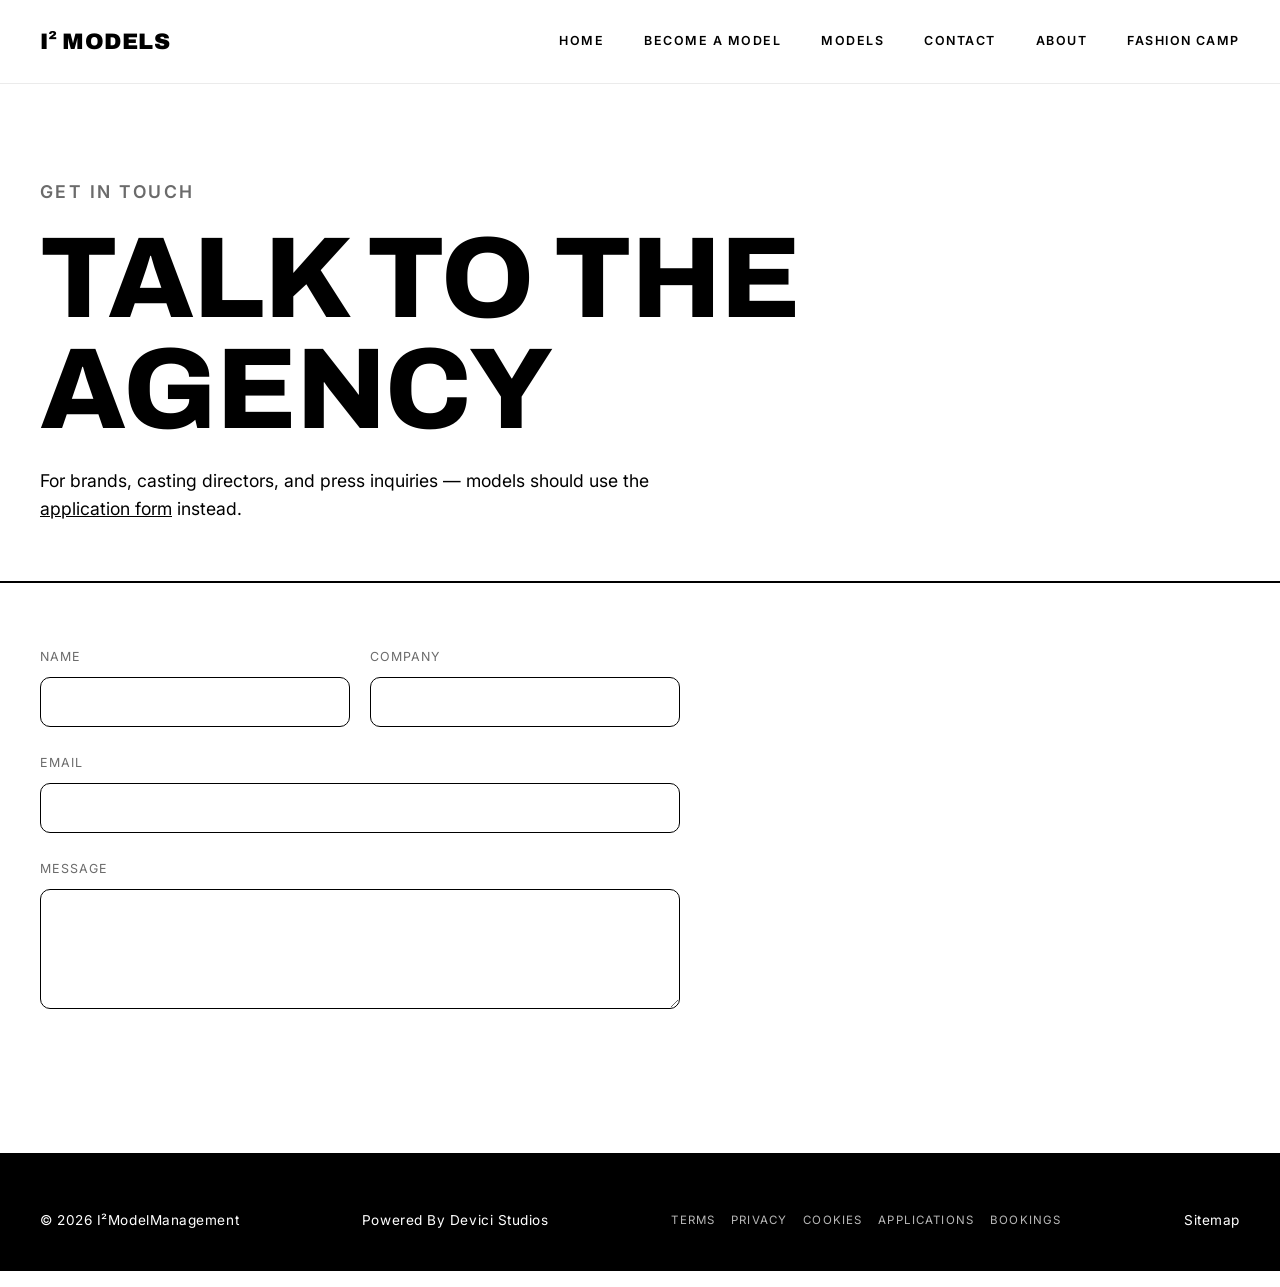
<file: contact.html>
<!DOCTYPE html>
<html lang="en">
<head>
<meta charset="UTF-8">
<meta name="viewport" content="width=device-width, initial-scale=1.0">
<title>Contact — I² Models</title>
<link rel="preconnect" href="https://fonts.googleapis.com">
<link href="https://fonts.googleapis.com/css2?family=Archivo:wght@500;700;800;900&family=Inter:wght@400;500;600&display=swap" rel="stylesheet">
<link rel="stylesheet" href="css/style.css">
</head>
<body>

<header class="site-header">
  <div class="wrap">
    <a href="index.html" class="wordmark">I² MODELS</a>
    <button class="nav-toggle" aria-label="Toggle menu">&#9776;</button>
    <nav class="main-nav">
      <a href="index.html">Home</a>
      <a href="apply.html">Become a Model</a>
      <div class="nav-item">
        <a href="models.html">Models</a>
        <div class="dropdown">
          <a href="models-female.html">Females</a>
          <a href="models-male.html">Males</a>
        </div>
      </div>
      <a href="contact.html">Contact</a>
      <a href="about.html">About</a>
      <a href="fashioncamp.html">Fashion Camp</a>
    </nav>
  </div>
</header>

<section class="hero" style="padding-bottom:40px;">
  <div class="wrap" style="grid-template-columns: 1fr;">
    <div class="hero-copy">
      <p class="hero-eyebrow">Get in touch</p>
      <h1>Talk to the agency</h1>
      <p>For brands, casting directors, and press inquiries &mdash; models should use the <a href="apply.html">application form</a> instead.</p>
    </div>
  </div>
</section>

<section class="tight">
  <div class="wrap">
    <div class="form-wrap">
      <form id="contact-form">
        <div class="field-row">
          <div class="field">
            <label for="name">Name</label>
            <input type="text" id="name" name="name" required>
          </div>
          <div class="field">
            <label for="company">Company</label>
            <input type="text" id="company" name="company">
          </div>
        </div>

        <div class="field">
          <label for="email">Email</label>
          <input type="email" id="email" name="email" required>
        </div>

        <div class="field">
          <label for="message">Message</label>
          <textarea id="message" name="message" required></textarea>
        </div>

        <button type="submit" class="btn btn-primary">Send message &rarr;</button>

        <p id="contact-note" class="form-note" style="display:none; margin-top:18px;">
          Your email app should now be opening with your message filled in — hit send there to finish.
        </p>
      </form>

      <script>
        document.getElementById('contact-form').addEventListener('submit', function (e) {
          e.preventDefault();
          var f = e.target;

          var subject = 'Website contact — ' + f.name.value;
          var bodyLines = [
            'Name: ' + f.name.value,
            'Company: ' + (f.company.value || '(none provided)'),
            'Email: ' + f.email.value,
            '',
            'Message:',
            f.message.value
          ];
          var body = bodyLines.join('\n');

          var mailtoLink = 'mailto:Devici.studios@outlook.com'
            + '?subject=' + encodeURIComponent(subject)
            + '&body=' + encodeURIComponent(body);

          window.location.href = mailtoLink;
          document.getElementById('contact-note').style.display = 'block';
        });
      </script>
    </div>
  </div>
</section>

<footer>
  <div class="wrap">
    <span>&copy; 2026 I²ModelManagement</span>
    <span><a href="contact.html">Powered By Devici Studios</a></span>
  </div>
</footer>

<script src="js/main.js"></script>
</body>
</html>
</file>
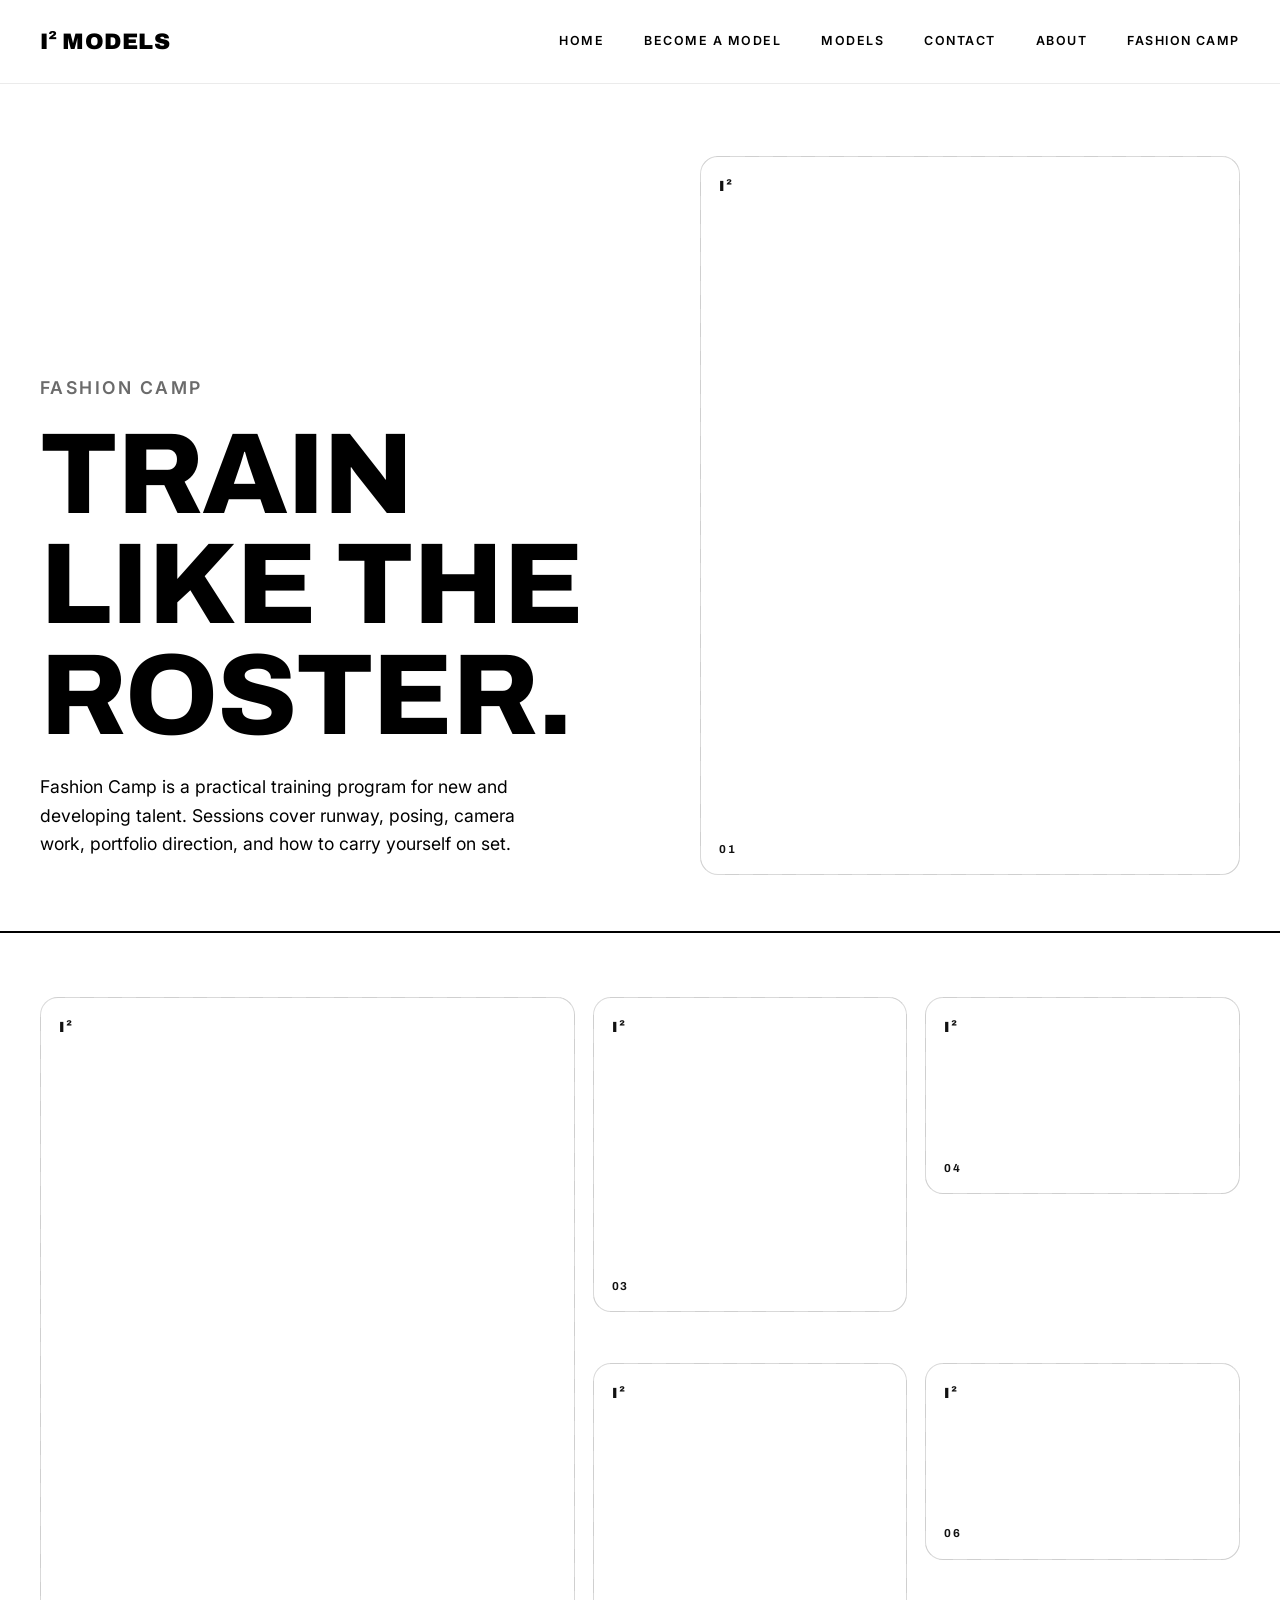
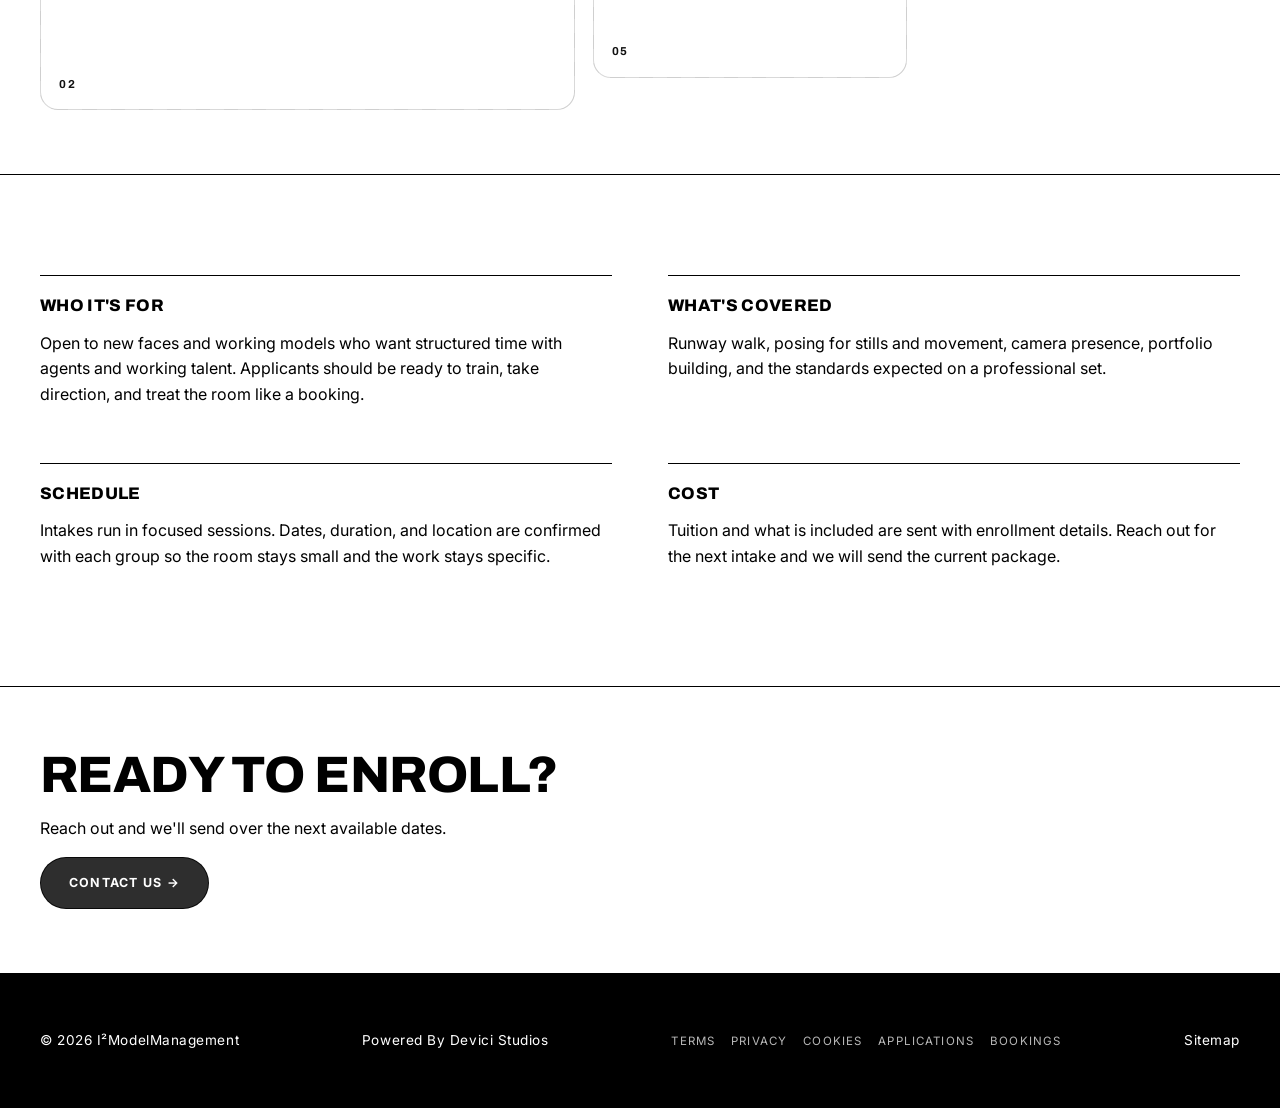
<file: fashioncamp.html>
<!DOCTYPE html>
<html lang="en">
<head>
<meta charset="UTF-8">
<meta name="viewport" content="width=device-width, initial-scale=1.0">
<title>Fashion Camp — I² Models</title>
<link rel="preconnect" href="https://fonts.googleapis.com">
<link href="https://fonts.googleapis.com/css2?family=Archivo:wght@500;700;800;900&family=Inter:wght@400;500;600&display=swap" rel="stylesheet">
<link rel="stylesheet" href="css/style.css">
<link rel="stylesheet" href="css/frames.css">
</head>
<body data-page="camp">

<header class="site-header">
  <div class="wrap">
    <a href="index.html" class="wordmark">I² MODELS</a>
    <button class="nav-toggle" aria-label="Toggle menu">&#9776;</button>
    <nav class="main-nav">
      <a href="index.html">Home</a>
      <a href="apply.html">Become a Model</a>
      <div class="nav-item">
        <a href="models.html">Models</a>
        <div class="dropdown">
          <a href="models-female.html">Females</a>
          <a href="models-male.html">Males</a>
        </div>
      </div>
      <a href="contact.html">Contact</a>
      <a href="about.html">About</a>
      <a href="fashioncamp.html">Fashion Camp</a>
    </nav>
  </div>
</header>

<section class="hero page-split" style="padding-bottom:56px;">
  <div class="wrap split-wrap">
    <div class="hero-copy">
      <p class="hero-eyebrow">Fashion Camp</p>
      <h1>Train like the roster.</h1>
      <p>Fashion Camp is a practical training program for new and developing talent. Sessions cover runway, posing, camera work, portfolio direction, and how to carry yourself on set.</p>
    </div>
    <div class="frame frame-tall" data-frame>
      <figure>
        <span class="frame-mark">I²</span>
        <span class="frame-index">01</span>
      </figure>
    </div>
  </div>
</section>

<section class="tight">
  <div class="wrap camp-frames">
    <div class="frame frame-portrait" data-frame>
      <figure>
        <span class="frame-mark">I²</span>
        <span class="frame-index">02</span>
      </figure>
    </div>
    <div class="frame frame-square" data-frame>
      <figure>
        <span class="frame-mark">I²</span>
        <span class="frame-index">03</span>
      </figure>
    </div>
    <div class="frame frame-wide" data-frame>
      <figure>
        <span class="frame-mark">I²</span>
        <span class="frame-index">04</span>
      </figure>
    </div>
    <div class="frame frame-square" data-frame>
      <figure>
        <span class="frame-mark">I²</span>
        <span class="frame-index">05</span>
      </figure>
    </div>
    <div class="frame frame-wide" data-frame>
      <figure>
        <span class="frame-mark">I²</span>
        <span class="frame-index">06</span>
      </figure>
    </div>
  </div>
</section>

<section>
  <div class="wrap">
    <div class="value-list">
      <div class="value-item">
        <h3>Who it's for</h3>
        <p>Open to new faces and working models who want structured time with agents and working talent. Applicants should be ready to train, take direction, and treat the room like a booking.</p>
      </div>
      <div class="value-item">
        <h3>What's covered</h3>
        <p>Runway walk, posing for stills and movement, camera presence, portfolio building, and the standards expected on a professional set.</p>
      </div>
      <div class="value-item">
        <h3>Schedule</h3>
        <p>Intakes run in focused sessions. Dates, duration, and location are confirmed with each group so the room stays small and the work stays specific.</p>
      </div>
      <div class="value-item">
        <h3>Cost</h3>
        <p>Tuition and what is included are sent with enrollment details. Reach out for the next intake and we will send the current package.</p>
      </div>
    </div>
  </div>
</section>

<section class="tight">
  <div class="wrap">
    <h2>Ready to enroll?</h2>
    <p>Reach out and we'll send over the next available dates.</p>
    <a href="contact.html" class="btn btn-primary">Contact us &rarr;</a>
  </div>
</section>

<footer>
  <div class="wrap">
    <span>&copy; 2026 I²ModelManagement</span>
    <span><a href="contact.html">Powered By Devici Studios</a></span>
  </div>
</footer>

<script src="data/site.js"></script>
<script src="data/models.js"></script>
<script src="js/page-frames.js"></script>
<script src="js/main.js"></script>
</body>
</html>
</file>
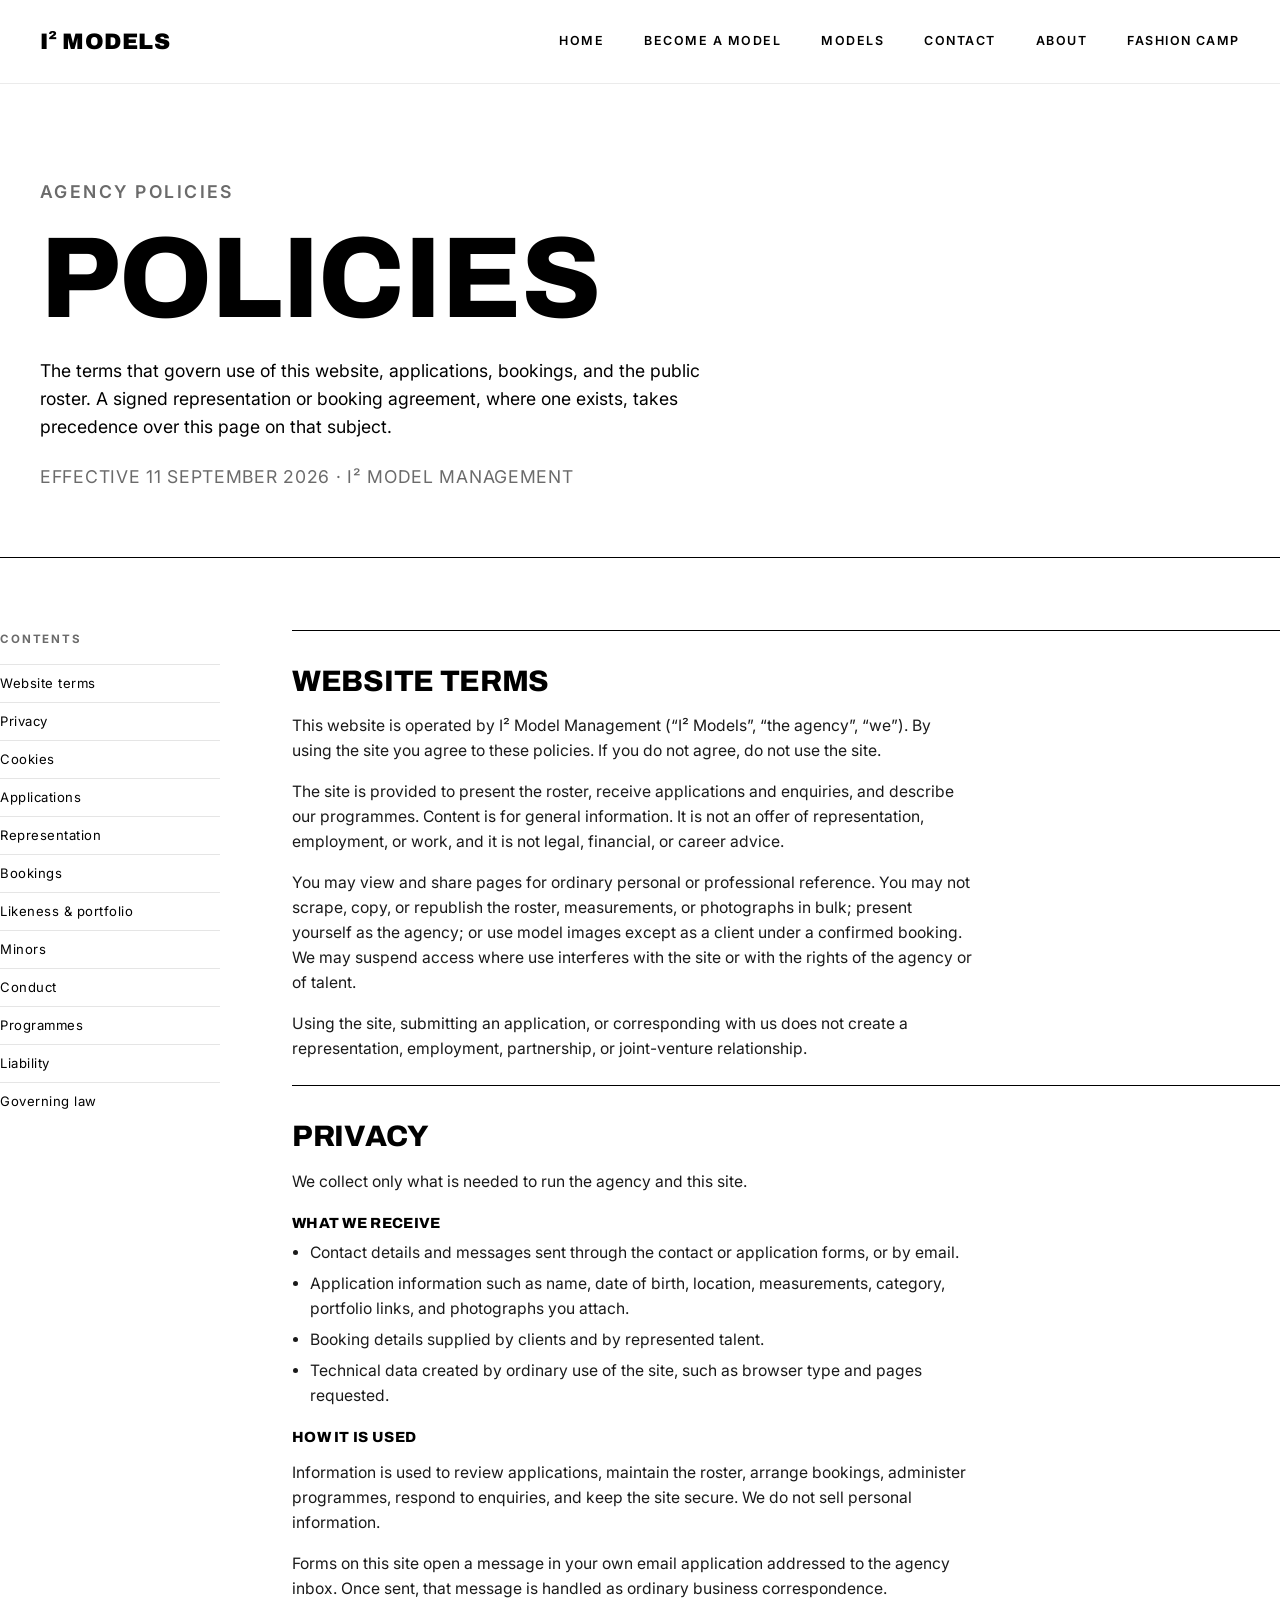
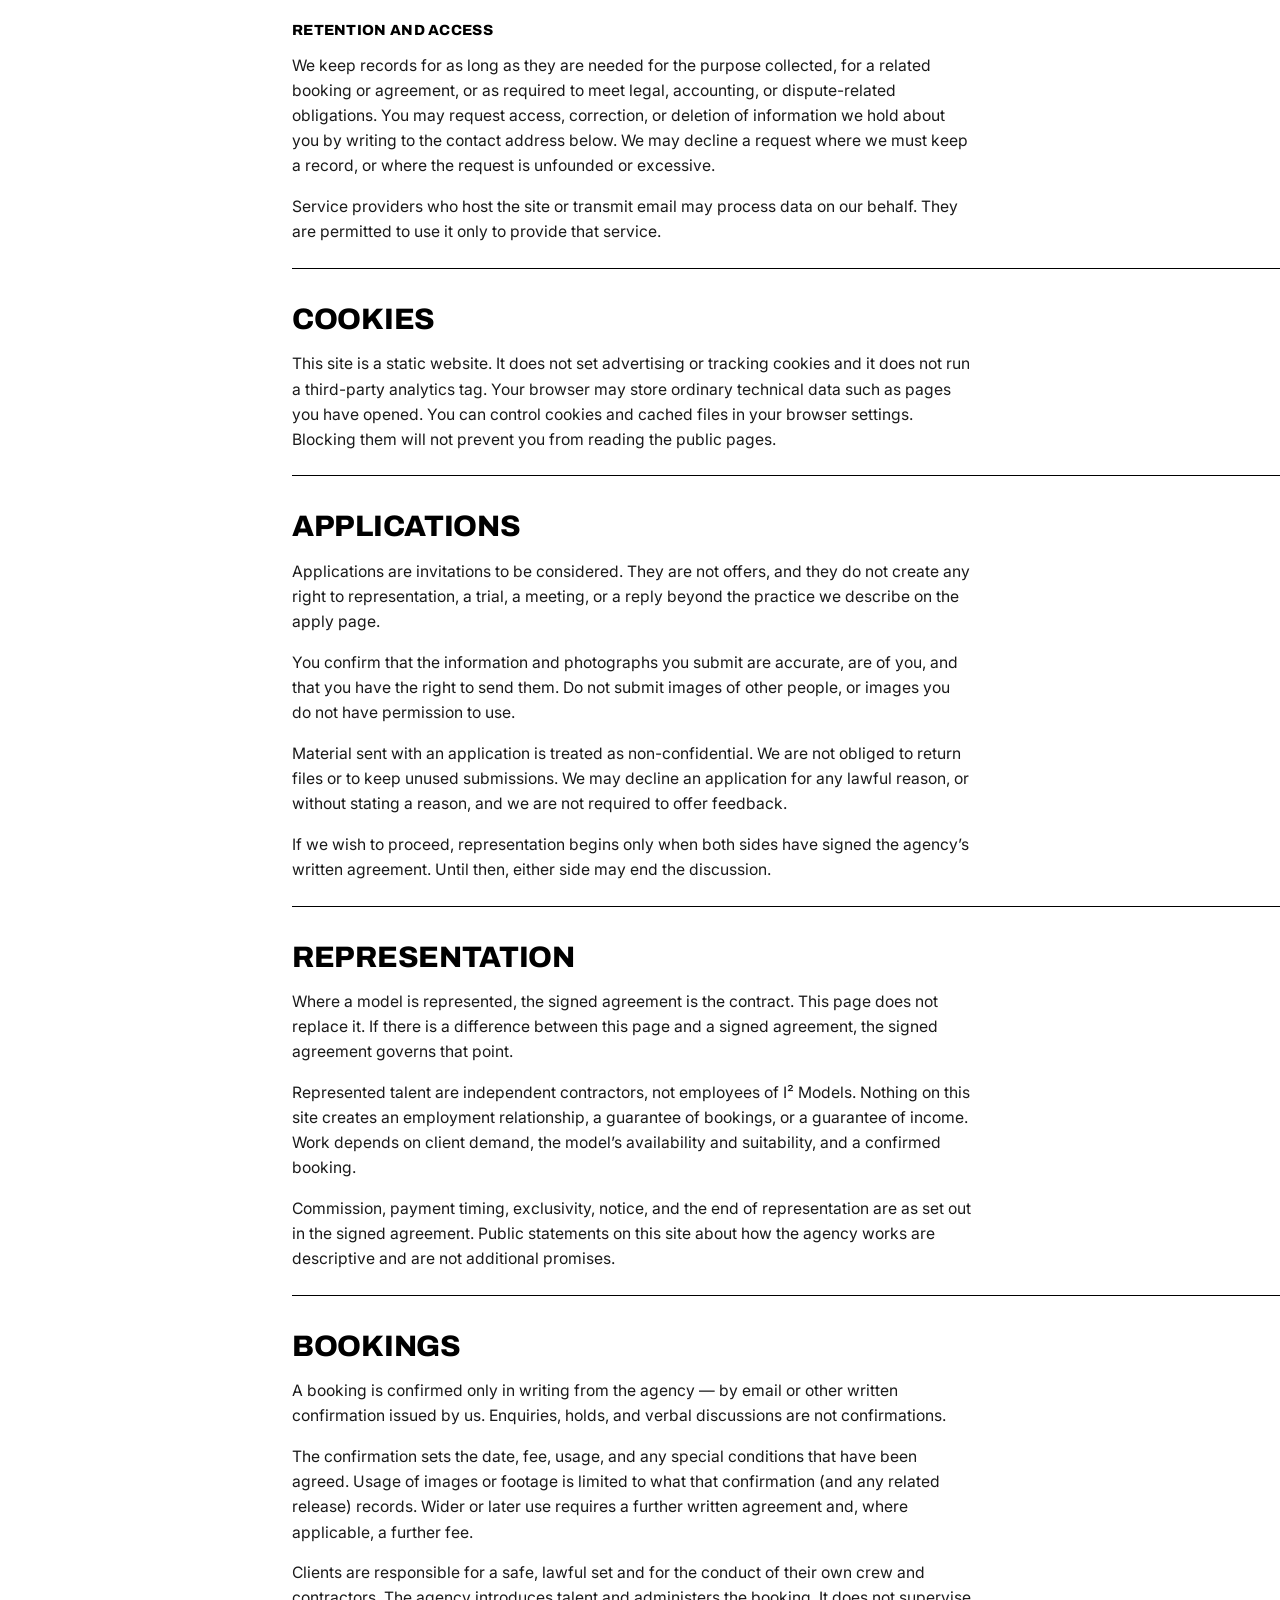
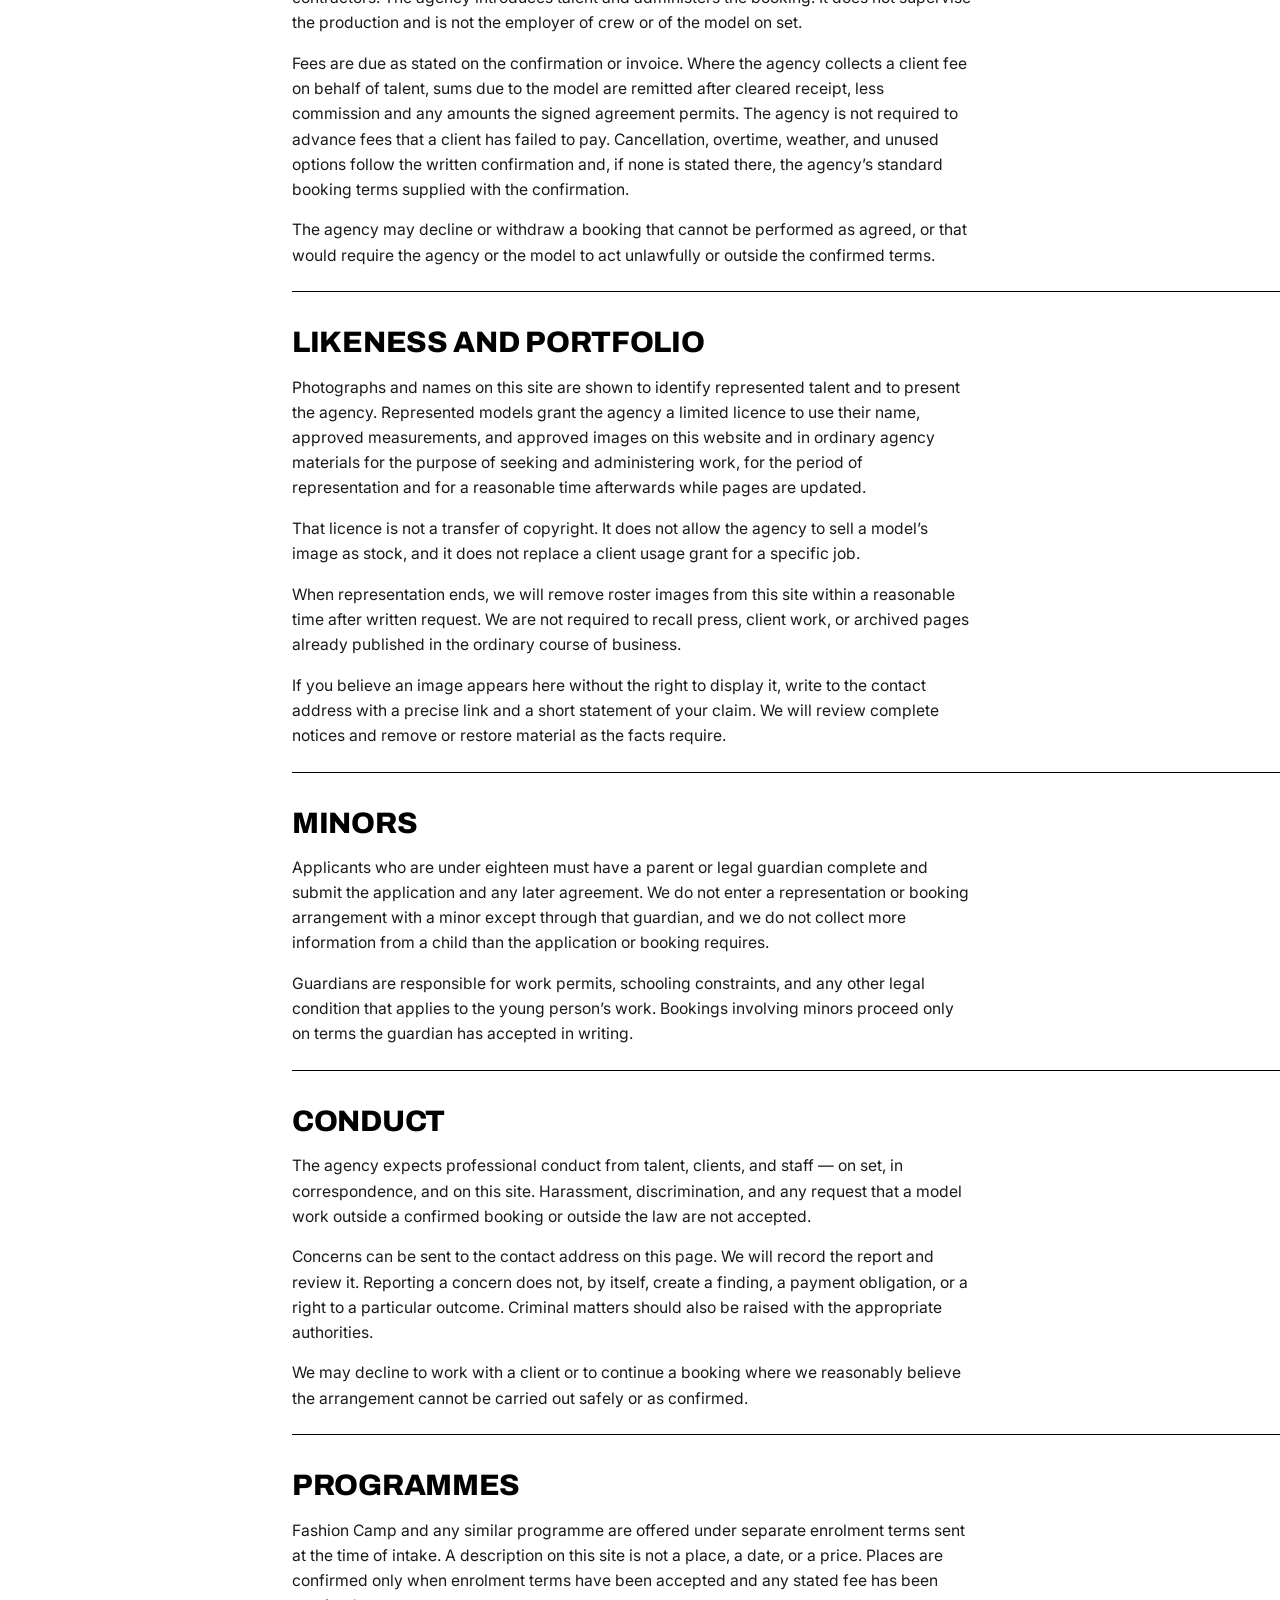
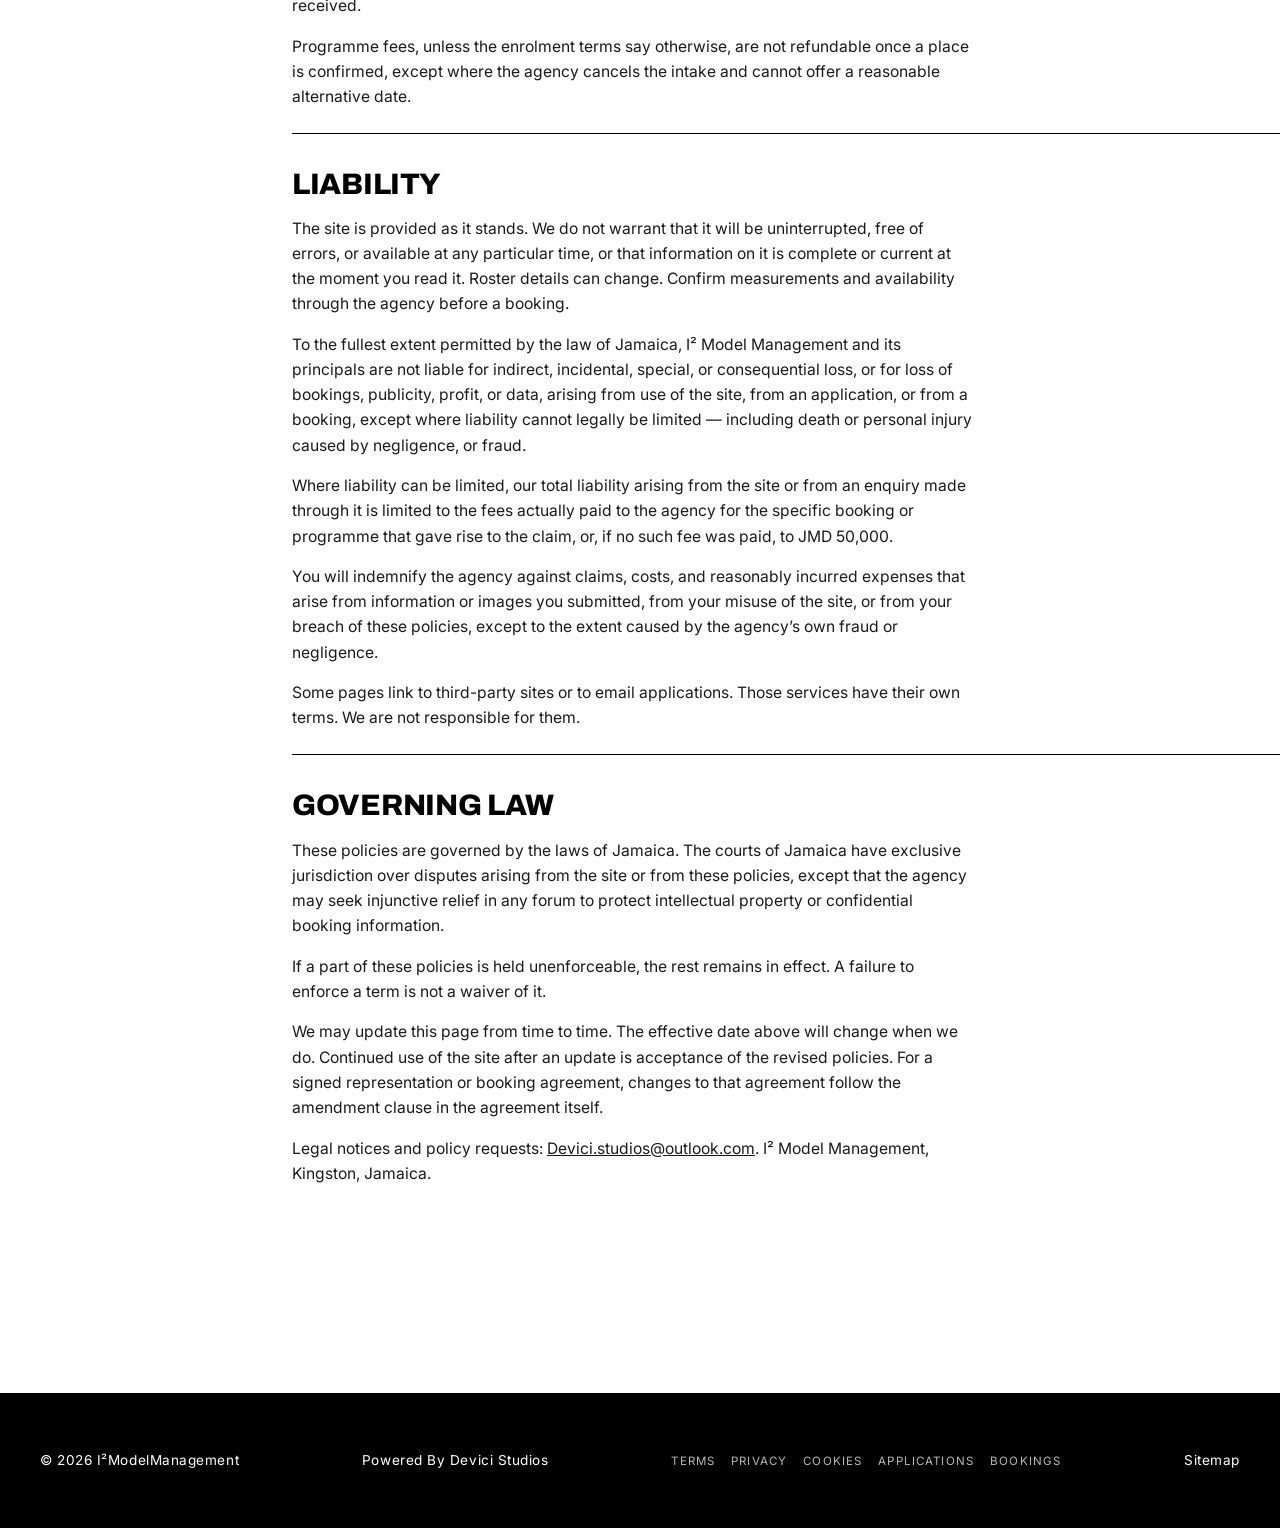
<file: policies.html>
<!DOCTYPE html>
<html lang="en">
<head>
<meta charset="UTF-8">
<meta name="viewport" content="width=device-width, initial-scale=1.0">
<title>Policies — I² Models</title>
<meta name="description" content="Terms, privacy, bookings, applications, and related policies for I² Models.">
<link rel="preconnect" href="https://fonts.googleapis.com">
<link href="https://fonts.googleapis.com/css2?family=Archivo:wght@500;700;800;900&family=Inter:wght@400;500;600&display=swap" rel="stylesheet">
<link rel="stylesheet" href="css/style.css">
<link rel="stylesheet" href="css/policies.css">
</head>
<body>

<header class="site-header">
  <div class="wrap">
    <a href="index.html" class="wordmark">I² MODELS</a>
    <button class="nav-toggle" aria-label="Toggle menu">&#9776;</button>
    <nav class="main-nav">
      <a href="index.html">Home</a>
      <a href="apply.html">Become a Model</a>
      <div class="nav-item">
        <a href="models.html">Models</a>
        <div class="dropdown">
          <a href="models-female.html">Females</a>
          <a href="models-male.html">Males</a>
        </div>
      </div>
      <a href="contact.html">Contact</a>
      <a href="about.html">About</a>
      <a href="fashioncamp.html">Fashion Camp</a>
    </nav>
  </div>
</header>

<section class="hero policy-hero">
  <div class="wrap">
    <div class="hero-copy">
      <p class="hero-eyebrow">Agency policies</p>
      <h1>Policies</h1>
      <p>The terms that govern use of this website, applications, bookings, and the public roster. A signed representation or booking agreement, where one exists, takes precedence over this page on that subject.</p>
      <p class="policy-meta">Effective 11 September 2026 · I² Model Management</p>
    </div>
  </div>
</section>

<section class="tight" style="padding-top:0; border-top:none;">
  <div class="wrap policy-layout">

    <nav class="policy-toc" aria-label="Policy sections">
      <p>Contents</p>
      <a href="#terms">Website terms</a>
      <a href="#privacy">Privacy</a>
      <a href="#cookies">Cookies</a>
      <a href="#applications">Applications</a>
      <a href="#representation">Representation</a>
      <a href="#bookings">Bookings</a>
      <a href="#likeness">Likeness &amp; portfolio</a>
      <a href="#minors">Minors</a>
      <a href="#conduct">Conduct</a>
      <a href="#programmes">Programmes</a>
      <a href="#liability">Liability</a>
      <a href="#law">Governing law</a>
    </nav>

    <div class="policy-main">

      <article class="policy-block" id="terms">
        <h2>Website terms</h2>
        <p>This website is operated by I² Model Management (“I² Models”, “the agency”, “we”). By using the site you agree to these policies. If you do not agree, do not use the site.</p>
        <p>The site is provided to present the roster, receive applications and enquiries, and describe our programmes. Content is for general information. It is not an offer of representation, employment, or work, and it is not legal, financial, or career advice.</p>
        <p>You may view and share pages for ordinary personal or professional reference. You may not scrape, copy, or republish the roster, measurements, or photographs in bulk; present yourself as the agency; or use model images except as a client under a confirmed booking. We may suspend access where use interferes with the site or with the rights of the agency or of talent.</p>
        <p>Using the site, submitting an application, or corresponding with us does not create a representation, employment, partnership, or joint-venture relationship.</p>
      </article>

      <article class="policy-block" id="privacy">
        <h2>Privacy</h2>
        <p>We collect only what is needed to run the agency and this site.</p>
        <h3>What we receive</h3>
        <ul>
          <li>Contact details and messages sent through the contact or application forms, or by email.</li>
          <li>Application information such as name, date of birth, location, measurements, category, portfolio links, and photographs you attach.</li>
          <li>Booking details supplied by clients and by represented talent.</li>
          <li>Technical data created by ordinary use of the site, such as browser type and pages requested.</li>
        </ul>
        <h3>How it is used</h3>
        <p>Information is used to review applications, maintain the roster, arrange bookings, administer programmes, respond to enquiries, and keep the site secure. We do not sell personal information.</p>
        <p>Forms on this site open a message in your own email application addressed to the agency inbox. Once sent, that message is handled as ordinary business correspondence.</p>
        <h3>Retention and access</h3>
        <p>We keep records for as long as they are needed for the purpose collected, for a related booking or agreement, or as required to meet legal, accounting, or dispute-related obligations. You may request access, correction, or deletion of information we hold about you by writing to the contact address below. We may decline a request where we must keep a record, or where the request is unfounded or excessive.</p>
        <p>Service providers who host the site or transmit email may process data on our behalf. They are permitted to use it only to provide that service.</p>
      </article>

      <article class="policy-block" id="cookies">
        <h2>Cookies</h2>
        <p>This site is a static website. It does not set advertising or tracking cookies and it does not run a third-party analytics tag. Your browser may store ordinary technical data such as pages you have opened. You can control cookies and cached files in your browser settings. Blocking them will not prevent you from reading the public pages.</p>
      </article>

      <article class="policy-block" id="applications">
        <h2>Applications</h2>
        <p>Applications are invitations to be considered. They are not offers, and they do not create any right to representation, a trial, a meeting, or a reply beyond the practice we describe on the apply page.</p>
        <p>You confirm that the information and photographs you submit are accurate, are of you, and that you have the right to send them. Do not submit images of other people, or images you do not have permission to use.</p>
        <p>Material sent with an application is treated as non-confidential. We are not obliged to return files or to keep unused submissions. We may decline an application for any lawful reason, or without stating a reason, and we are not required to offer feedback.</p>
        <p>If we wish to proceed, representation begins only when both sides have signed the agency’s written agreement. Until then, either side may end the discussion.</p>
      </article>

      <article class="policy-block" id="representation">
        <h2>Representation</h2>
        <p>Where a model is represented, the signed agreement is the contract. This page does not replace it. If there is a difference between this page and a signed agreement, the signed agreement governs that point.</p>
        <p>Represented talent are independent contractors, not employees of I² Models. Nothing on this site creates an employment relationship, a guarantee of bookings, or a guarantee of income. Work depends on client demand, the model’s availability and suitability, and a confirmed booking.</p>
        <p>Commission, payment timing, exclusivity, notice, and the end of representation are as set out in the signed agreement. Public statements on this site about how the agency works are descriptive and are not additional promises.</p>
      </article>

      <article class="policy-block" id="bookings">
        <h2>Bookings</h2>
        <p>A booking is confirmed only in writing from the agency — by email or other written confirmation issued by us. Enquiries, holds, and verbal discussions are not confirmations.</p>
        <p>The confirmation sets the date, fee, usage, and any special conditions that have been agreed. Usage of images or footage is limited to what that confirmation (and any related release) records. Wider or later use requires a further written agreement and, where applicable, a further fee.</p>
        <p>Clients are responsible for a safe, lawful set and for the conduct of their own crew and contractors. The agency introduces talent and administers the booking. It does not supervise the production and is not the employer of crew or of the model on set.</p>
        <p>Fees are due as stated on the confirmation or invoice. Where the agency collects a client fee on behalf of talent, sums due to the model are remitted after cleared receipt, less commission and any amounts the signed agreement permits. The agency is not required to advance fees that a client has failed to pay. Cancellation, overtime, weather, and unused options follow the written confirmation and, if none is stated there, the agency’s standard booking terms supplied with the confirmation.</p>
        <p>The agency may decline or withdraw a booking that cannot be performed as agreed, or that would require the agency or the model to act unlawfully or outside the confirmed terms.</p>
      </article>

      <article class="policy-block" id="likeness">
        <h2>Likeness and portfolio</h2>
        <p>Photographs and names on this site are shown to identify represented talent and to present the agency. Represented models grant the agency a limited licence to use their name, approved measurements, and approved images on this website and in ordinary agency materials for the purpose of seeking and administering work, for the period of representation and for a reasonable time afterwards while pages are updated.</p>
        <p>That licence is not a transfer of copyright. It does not allow the agency to sell a model’s image as stock, and it does not replace a client usage grant for a specific job.</p>
        <p>When representation ends, we will remove roster images from this site within a reasonable time after written request. We are not required to recall press, client work, or archived pages already published in the ordinary course of business.</p>
        <p>If you believe an image appears here without the right to display it, write to the contact address with a precise link and a short statement of your claim. We will review complete notices and remove or restore material as the facts require.</p>
      </article>

      <article class="policy-block" id="minors">
        <h2>Minors</h2>
        <p>Applicants who are under eighteen must have a parent or legal guardian complete and submit the application and any later agreement. We do not enter a representation or booking arrangement with a minor except through that guardian, and we do not collect more information from a child than the application or booking requires.</p>
        <p>Guardians are responsible for work permits, schooling constraints, and any other legal condition that applies to the young person’s work. Bookings involving minors proceed only on terms the guardian has accepted in writing.</p>
      </article>

      <article class="policy-block" id="conduct">
        <h2>Conduct</h2>
        <p>The agency expects professional conduct from talent, clients, and staff — on set, in correspondence, and on this site. Harassment, discrimination, and any request that a model work outside a confirmed booking or outside the law are not accepted.</p>
        <p>Concerns can be sent to the contact address on this page. We will record the report and review it. Reporting a concern does not, by itself, create a finding, a payment obligation, or a right to a particular outcome. Criminal matters should also be raised with the appropriate authorities.</p>
        <p>We may decline to work with a client or to continue a booking where we reasonably believe the arrangement cannot be carried out safely or as confirmed.</p>
      </article>

      <article class="policy-block" id="programmes">
        <h2>Programmes</h2>
        <p>Fashion Camp and any similar programme are offered under separate enrolment terms sent at the time of intake. A description on this site is not a place, a date, or a price. Places are confirmed only when enrolment terms have been accepted and any stated fee has been received.</p>
        <p>Programme fees, unless the enrolment terms say otherwise, are not refundable once a place is confirmed, except where the agency cancels the intake and cannot offer a reasonable alternative date.</p>
      </article>

      <article class="policy-block" id="liability">
        <h2>Liability</h2>
        <p>The site is provided as it stands. We do not warrant that it will be uninterrupted, free of errors, or available at any particular time, or that information on it is complete or current at the moment you read it. Roster details can change. Confirm measurements and availability through the agency before a booking.</p>
        <p>To the fullest extent permitted by the law of Jamaica, I² Model Management and its principals are not liable for indirect, incidental, special, or consequential loss, or for loss of bookings, publicity, profit, or data, arising from use of the site, from an application, or from a booking, except where liability cannot legally be limited — including death or personal injury caused by negligence, or fraud.</p>
        <p>Where liability can be limited, our total liability arising from the site or from an enquiry made through it is limited to the fees actually paid to the agency for the specific booking or programme that gave rise to the claim, or, if no such fee was paid, to JMD 50,000.</p>
        <p>You will indemnify the agency against claims, costs, and reasonably incurred expenses that arise from information or images you submitted, from your misuse of the site, or from your breach of these policies, except to the extent caused by the agency’s own fraud or negligence.</p>
        <p>Some pages link to third-party sites or to email applications. Those services have their own terms. We are not responsible for them.</p>
      </article>

      <article class="policy-block" id="law">
        <h2>Governing law</h2>
        <p>These policies are governed by the laws of Jamaica. The courts of Jamaica have exclusive jurisdiction over disputes arising from the site or from these policies, except that the agency may seek injunctive relief in any forum to protect intellectual property or confidential booking information.</p>
        <p>If a part of these policies is held unenforceable, the rest remains in effect. A failure to enforce a term is not a waiver of it.</p>
        <p>We may update this page from time to time. The effective date above will change when we do. Continued use of the site after an update is acceptance of the revised policies. For a signed representation or booking agreement, changes to that agreement follow the amendment clause in the agreement itself.</p>
        <p>Legal notices and policy requests: <a href="mailto:Devici.studios@outlook.com">Devici.studios@outlook.com</a>. I² Model Management, Kingston, Jamaica.</p>
      </article>

    </div>
  </div>
</section>

<footer>
  <div class="wrap">
    <span>&copy; 2026 I²ModelManagement</span>
    <span><a href="contact.html">Powered By Devici Studios</a></span>
  </div>
</footer>

<script src="js/main.js"></script>
</body>
</html>
</file>
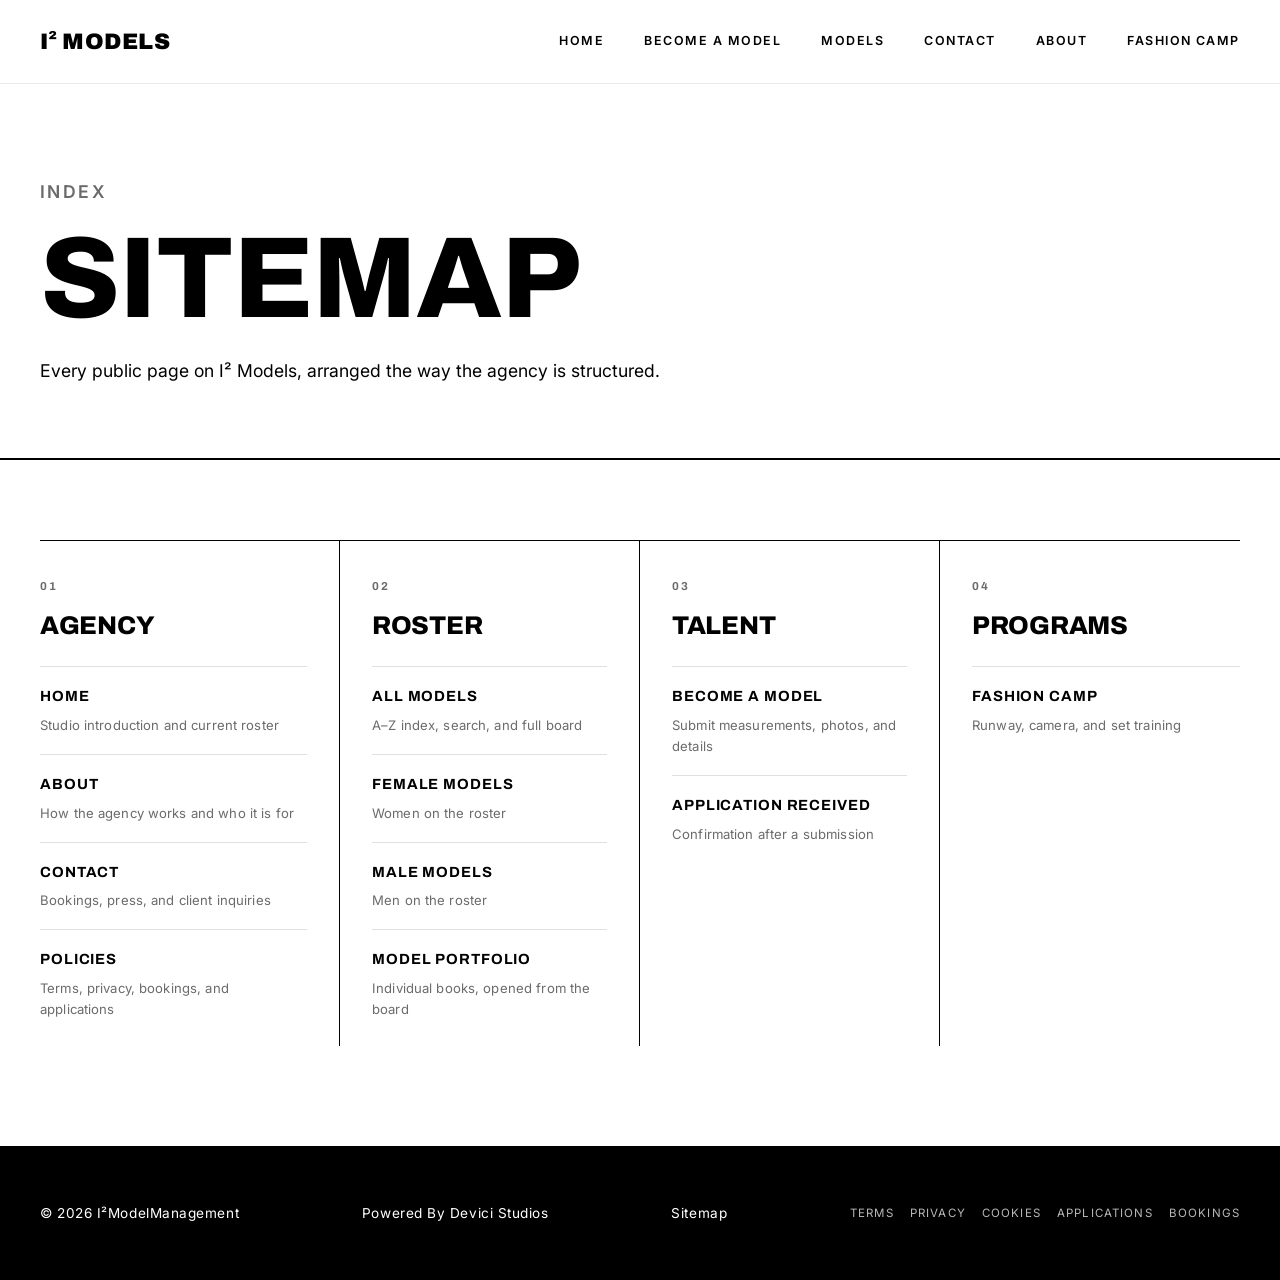
<file: sitemap.html>
<!DOCTYPE html>
<html lang="en">
<head>
<meta charset="UTF-8">
<meta name="viewport" content="width=device-width, initial-scale=1.0">
<title>Sitemap — I² Models</title>
<meta name="description" content="Index of every public page on I² Models — agency, roster, applications, and programs.">
<link rel="preconnect" href="https://fonts.googleapis.com">
<link href="https://fonts.googleapis.com/css2?family=Archivo:wght@500;700;800;900&family=Inter:wght@400;500;600&display=swap" rel="stylesheet">
<link rel="stylesheet" href="css/style.css">
<link rel="stylesheet" href="css/sitemap.css">
</head>
<body>

<header class="site-header">
  <div class="wrap">
    <a href="index.html" class="wordmark">I² MODELS</a>
    <button class="nav-toggle" aria-label="Toggle menu">&#9776;</button>
    <nav class="main-nav">
      <a href="index.html">Home</a>
      <a href="apply.html">Become a Model</a>
      <div class="nav-item">
        <a href="models.html">Models</a>
        <div class="dropdown">
          <a href="models-female.html">Females</a>
          <a href="models-male.html">Males</a>
        </div>
      </div>
      <a href="contact.html">Contact</a>
      <a href="about.html">About</a>
      <a href="fashioncamp.html">Fashion Camp</a>
    </nav>
  </div>
</header>

<section class="hero sitemap-hero">
  <div class="wrap">
    <div class="hero-copy">
      <p class="hero-eyebrow">Index</p>
      <h1>Sitemap</h1>
      <p>Every public page on I² Models, arranged the way the agency is structured.</p>
    </div>
  </div>
</section>

<section class="sitemap-board">
  <div class="wrap">
    <div class="sitemap-grid">

      <article class="sitemap-col">
        <p class="sitemap-index">01</p>
        <h2>Agency</h2>
        <ul>
          <li>
            <a href="index.html">
              <span class="sitemap-name">Home</span>
              <span class="sitemap-note">Studio introduction and current roster</span>
            </a>
          </li>
          <li>
            <a href="about.html">
              <span class="sitemap-name">About</span>
              <span class="sitemap-note">How the agency works and who it is for</span>
            </a>
          </li>
          <li>
            <a href="contact.html">
              <span class="sitemap-name">Contact</span>
              <span class="sitemap-note">Bookings, press, and client inquiries</span>
            </a>
          </li>
          <li>
            <a href="policies.html">
              <span class="sitemap-name">Policies</span>
              <span class="sitemap-note">Terms, privacy, bookings, and applications</span>
            </a>
          </li>
        </ul>
      </article>

      <article class="sitemap-col">
        <p class="sitemap-index">02</p>
        <h2>Roster</h2>
        <ul>
          <li>
            <a href="models.html">
              <span class="sitemap-name">All models</span>
              <span class="sitemap-note">A–Z index, search, and full board</span>
            </a>
          </li>
          <li>
            <a href="models-female.html">
              <span class="sitemap-name">Female models</span>
              <span class="sitemap-note">Women on the roster</span>
            </a>
          </li>
          <li>
            <a href="models-male.html">
              <span class="sitemap-name">Male models</span>
              <span class="sitemap-note">Men on the roster</span>
            </a>
          </li>
          <li>
            <a href="model.html">
              <span class="sitemap-name">Model portfolio</span>
              <span class="sitemap-note">Individual books, opened from the board</span>
            </a>
          </li>
        </ul>
      </article>

      <article class="sitemap-col">
        <p class="sitemap-index">03</p>
        <h2>Talent</h2>
        <ul>
          <li>
            <a href="apply.html">
              <span class="sitemap-name">Become a model</span>
              <span class="sitemap-note">Submit measurements, photos, and details</span>
            </a>
          </li>
          <li>
            <a href="apply-thank-you.html">
              <span class="sitemap-name">Application received</span>
              <span class="sitemap-note">Confirmation after a submission</span>
            </a>
          </li>
        </ul>
      </article>

      <article class="sitemap-col">
        <p class="sitemap-index">04</p>
        <h2>Programs</h2>
        <ul>
          <li>
            <a href="fashioncamp.html">
              <span class="sitemap-name">Fashion Camp</span>
              <span class="sitemap-note">Runway, camera, and set training</span>
            </a>
          </li>
        </ul>
      </article>

    </div>
  </div>
</section>

<footer>
  <div class="wrap">
    <span>&copy; 2026 I²ModelManagement</span>
    <span><a href="contact.html">Powered By Devici Studios</a></span>
    <span><a href="sitemap.html">Sitemap</a></span>
  </div>
</footer>

<script src="js/main.js"></script>
</body>
</html>
</file>
<file: css/style.css>
/* ===========================================================
   I2MODELS — monochrome editorial design system
   Palette: pure black / pure white only
   Type: Archivo (display, tracked-out uppercase) + Inter (body)
=========================================================== */

:root {
  --black: #000000;
  --white: #ffffff;
  --line: #000000;
  --gray: #6b6b6b;
  --max-w: 1400px;
  --nav-h: 84px;
  --radius: 18px;
  --radius-sm: 10px;
  --radius-pill: 999px;
}

* { box-sizing: border-box; }

html { scroll-behavior: smooth; }

body {
  margin: 0;
  background: var(--white);
  color: var(--black);
  font-family: 'Inter', -apple-system, BlinkMacSystemFont, 'Segoe UI', sans-serif;
  font-size: 16px;
  line-height: 1.6;
  -webkit-font-smoothing: antialiased;
}

h1, h2, h3, .display {
  font-family: 'Archivo', 'Inter', sans-serif;
  font-weight: 800;
  text-transform: uppercase;
  letter-spacing: -0.01em;
  line-height: 0.96;
  margin: 0;
  color: var(--black);
}

h1 { font-size: clamp(3rem, 9vw, 7.5rem); }
h2 { font-size: clamp(1.8rem, 4vw, 3.2rem); }
h3 { font-size: 1.05rem; letter-spacing: 0.02em; }

p { max-width: 60ch; color: var(--black); }

a { color: inherit; }

img { max-width: 100%; display: block; }

.wrap {
  max-width: var(--max-w);
  margin: 0 auto;
  padding: 0 40px;
}

/* ---------- Header ---------- */

.site-header {
  border-bottom: 1px solid rgba(0,0,0,0.08);
  position: sticky;
  top: 0;
  background: rgba(255,255,255,0.45);
  backdrop-filter: blur(18px) saturate(160%);
  -webkit-backdrop-filter: blur(18px) saturate(160%);
  z-index: 50;
  height: var(--nav-h);
}

.site-header .wrap {
  display: flex;
  align-items: center;
  justify-content: space-between;
  height: 100%;
}

.wordmark {
  font-family: 'Archivo', sans-serif;
  font-weight: 900;
  font-size: 1.4rem;
  letter-spacing: 0.02em;
  text-decoration: none;
  text-transform: uppercase;
}

.main-nav {
  display: flex;
  align-items: center;
  gap: 40px;
  height: 100%;
}

.main-nav > a,
.nav-item > a {
  text-decoration: none;
  font-size: 0.78rem;
  font-weight: 600;
  letter-spacing: 0.12em;
  text-transform: uppercase;
  color: var(--black);
  padding: 4px 0;
  border-bottom: 1px solid transparent;
  transition: opacity 0.15s ease;
}

.main-nav > a:hover,
.nav-item > a:hover { opacity: 0.5; }

.nav-item {
  position: relative;
  height: 100%;
  display: flex;
  align-items: center;
}

.dropdown {
  position: absolute;
  top: calc(100% + 10px);
  left: 50%;
  transform: translateX(-50%) translateY(-6px);
  background: rgba(10,10,10,0.5);
  backdrop-filter: blur(16px) saturate(160%);
  -webkit-backdrop-filter: blur(16px) saturate(160%);
  min-width: 170px;
  padding: 8px;
  display: block;
  border: 1px solid rgba(255,255,255,0.15);
  border-radius: var(--radius-sm);
  opacity: 0;
  visibility: hidden;
  pointer-events: none;
  transition: opacity 0.25s ease, transform 0.25s ease;
}

.nav-item:hover .dropdown,
.nav-item.open .dropdown {
  opacity: 1;
  visibility: visible;
  pointer-events: auto;
  transform: translateX(-50%) translateY(0);
}

.dropdown a {
  display: block;
  color: var(--white);
  text-decoration: none;
  font-size: 0.74rem;
  letter-spacing: 0.12em;
  text-transform: uppercase;
  padding: 12px 18px;
  border-bottom: none;
  border-radius: calc(var(--radius-sm) - 4px);
}

.dropdown a:hover { background: rgba(255,255,255,0.12); }

.nav-toggle {
  display: none;
  background: none;
  border: none;
  font-size: 1.6rem;
  cursor: pointer;
  color: var(--black);
}

@media (max-width: 900px) {
  .main-nav {
    position: absolute;
    top: 100%;
    left: 0;
    right: 0;
    background: rgba(255,255,255,0.6);
    backdrop-filter: blur(20px) saturate(160%);
    -webkit-backdrop-filter: blur(20px) saturate(160%);
    border-bottom: 1px solid rgba(0,0,0,0.08);
    flex-direction: column;
    align-items: stretch;
    gap: 0;
    height: auto;
    display: none;
  }
  .main-nav.open { display: flex; }
  .main-nav > a,
  .nav-item {
    padding: 18px 40px;
    border-bottom: 1px solid rgba(0,0,0,0.08);
    height: auto;
  }
  .nav-item { flex-direction: column; align-items: flex-start; }
  .nav-item > a { padding: 0; border: none; }
  .dropdown {
    position: static;
    transform: none;
    background: none;
    backdrop-filter: none;
    -webkit-backdrop-filter: none;
    border: none;
    border-radius: 0;
    padding: 14px 0 0;
    width: 100%;
    opacity: 1;
    visibility: visible;
    pointer-events: auto;
    display: none;
  }
  .nav-item.open .dropdown { display: block; }
  .dropdown a { color: var(--black); padding: 10px 0; border-radius: 0; }
  .dropdown a:hover { background: none; opacity: 0.6; }
  .nav-toggle { display: block; }
}

/* ---------- Simple page-header hero (interior pages) ---------- */

.hero {
  padding: 72px 0 56px;
  border-bottom: 1px solid var(--line);
}

.hero-eyebrow {
  font-size: 0.8rem;
  font-weight: 600;
  letter-spacing: 0.14em;
  text-transform: uppercase;
  color: var(--gray);
  margin-bottom: 18px;
}

.hero-copy p { margin-top: 22px; font-size: 1.1rem; }

/* ---------- Hero slideshow ---------- */

.hero-slideshow {
  position: relative;
  width: 100%;
  min-height: 280px;
  overflow: hidden;
  background: var(--black);
}

.slides {
  position: absolute;
  inset: 0;
}

.slide {
  position: absolute;
  inset: 0;
  background-size: cover;
  background-position: center;
  opacity: 0;
  transition: opacity 1.1s ease;
}

.slide.active { opacity: 1; }

.hero-slideshow::after {
  content: '';
  position: absolute;
  inset: 0;
  background: linear-gradient(180deg, rgba(0,0,0,0.15) 0%, rgba(0,0,0,0) 35%, rgba(0,0,0,0.55) 100%);
  pointer-events: none;
}

.hero-overlay {
  position: absolute;
  left: 40px;
  bottom: 56px;
  z-index: 2;
  color: var(--white);
  max-width: 620px;
}

.hero-overlay h1 {
  color: var(--white);
  font-size: clamp(2.2rem, 5.5vw, 4.2rem);
}

.hero-overlay p {
  color: var(--white);
  font-size: 0.85rem;
  letter-spacing: 0.14em;
  text-transform: uppercase;
  margin-top: 14px;
  max-width: none;
}

.hero-overlay .btn {
  margin-top: 28px;
}

.slide-arrow {
  position: absolute;
  top: 50%;
  transform: translateY(-50%);
  z-index: 3;
  background: none;
  border: 1px solid var(--white);
  color: var(--white);
  width: 44px;
  height: 44px;
  font-size: 1.1rem;
  cursor: pointer;
  transition: background 0.2s ease, color 0.2s ease;
}

.slide-arrow:hover { background: var(--white); color: var(--black); }
.slide-arrow.prev { left: 40px; }
.slide-arrow.next { right: 40px; }

.slide-dots {
  position: absolute;
  right: 40px;
  bottom: 56px;
  z-index: 3;
  display: flex;
  gap: 10px;
}

.slide-dots button {
  width: 9px;
  height: 9px;
  border-radius: 50%;
  border: 1px solid var(--white);
  background: transparent;
  padding: 0;
  cursor: pointer;
}

.slide-dots button.active { background: var(--white); }

@media (max-width: 720px) {
  .hero-overlay { left: 20px; right: 20px; bottom: 20px; max-width: none; }
  .slide-dots { right: 24px; bottom: 24px; }
  .slide-arrow { display: none; }
}

.btn {
  display: inline-flex;
  align-items: center;
  gap: 10px;
  text-decoration: none;
  padding: 15px 28px;
  font-size: 0.78rem;
  font-weight: 700;
  letter-spacing: 0.1em;
  text-transform: uppercase;
  white-space: nowrap;
  flex-shrink: 0;
  border-radius: var(--radius-pill);
  border: 1px solid var(--black);
  transition: background 0.2s ease, color 0.2s ease;
}

.btn-primary {
  background: rgba(0,0,0,0.82);
  backdrop-filter: blur(10px) saturate(150%);
  -webkit-backdrop-filter: blur(10px) saturate(150%);
  border-color: rgba(0,0,0,0.82);
  color: var(--white);
}

.btn-outline {
  border-color: rgba(0,0,0,0.45);
  background: rgba(255,255,255,0.25);
  backdrop-filter: blur(8px) saturate(150%);
  -webkit-backdrop-filter: blur(8px) saturate(150%);
  color: var(--black);
}

.hero-overlay .btn-primary {
  border-color: rgba(255,255,255,0.4);
  background: rgba(0,0,0,0.45);
  backdrop-filter: blur(12px) saturate(160%);
  -webkit-backdrop-filter: blur(12px) saturate(160%);
  color: var(--white);
}

/* ---------- Sections ---------- */

section { padding: 100px 0; }
section.tight { padding: 64px 0; }
section + section { border-top: 1px solid var(--line); }

.section-head {
  display: flex;
  justify-content: space-between;
  align-items: flex-end;
  gap: 24px;
  margin-bottom: 56px;
  flex-wrap: wrap;
}

@media (max-width: 640px) {
  .section-head {
    flex-direction: column;
    align-items: flex-start;
    gap: 18px;
  }
  .section-head h2 { font-size: clamp(1.6rem, 7vw, 2.2rem); }
}

.section-num {
  font-family: 'Archivo', sans-serif;
  font-weight: 700;
  color: var(--gray);
  font-size: 0.8rem;
  letter-spacing: 0.14em;
  text-transform: uppercase;
}

/* ---------- Grid cards (roster / values) ---------- */

.grid-3 {
  display: grid;
  grid-template-columns: repeat(3, 1fr);
  gap: 2px;
  background: var(--black);
}

@media (max-width: 860px) {
  .grid-3 { grid-template-columns: 1fr; }
}

/* ---------- Homepage roster carousel (touch-scrollable, JS auto-advances) ---------- */

.roster-carousel {
  overflow-x: auto;
  overflow-y: hidden;
  -webkit-overflow-scrolling: touch;
  scroll-snap-type: x proximity;
  scrollbar-width: none;
  -webkit-mask-image: linear-gradient(90deg, transparent 0, #000 64px, #000 calc(100% - 64px), transparent 100%);
  mask-image: linear-gradient(90deg, transparent 0, #000 64px, #000 calc(100% - 64px), transparent 100%);
}

.roster-carousel::-webkit-scrollbar { display: none; }

.roster-track {
  display: flex;
  gap: 28px;
  width: max-content;
}

.roster-track .roster-card {
  flex: 0 0 340px;
  width: 340px;
  background: none;
  padding-bottom: 0;
  scroll-snap-align: start;
}

.roster-track .roster-card figure {
  position: relative;
  aspect-ratio: 4 / 5;
  margin: 0;
  background: #141414;
  padding: 0;
}

.roster-track .roster-card figure img {
  width: 100%;
  height: 100%;
  object-fit: cover;
  filter: grayscale(0.15);
}

.roster-caption {
  position: absolute;
  left: 0;
  right: 0;
  bottom: 0;
  padding: 28px 24px 22px;
  background: linear-gradient(180deg, rgba(0,0,0,0) 0%, rgba(0,0,0,0.75) 100%);
}

.roster-index {
  display: block;
  font-family: 'Archivo', sans-serif;
  font-size: 0.72rem;
  font-weight: 700;
  letter-spacing: 0.16em;
  color: rgba(255,255,255,0.65);
  margin-bottom: 8px;
}

.roster-caption h3 {
  color: var(--white);
  font-size: 1.4rem;
  text-transform: none;
  font-weight: 700;
  letter-spacing: -0.01em;
  padding: 0;
  margin-top: 0;
}

@media (max-width: 600px) {
  .roster-track .roster-card { flex-basis: 240px; width: 240px; }
  .roster-caption { padding: 20px 18px 16px; }
  .roster-caption h3 { font-size: 1.1rem; }
}

.roster-card { background: var(--white); padding-bottom: 28px; }

.roster-card figure {
  margin: 0 0 20px;
  aspect-ratio: 3 / 4;
  background: #f2f2f2;
  display: flex;
  align-items: center;
  justify-content: center;
  color: var(--gray);
  font-size: 0.85rem;
  text-align: center;
  padding: 20px;
  overflow: hidden;
  border-radius: var(--radius);
  position: relative;
}

.roster-card figure img.stack-img {
  position: absolute;
  inset: 0;
  width: 100%;
  height: 100%;
  object-fit: cover;
  opacity: 0;
  transition: opacity 0.4s ease, transform 0.7s cubic-bezier(0.16, 1, 0.3, 1);
}

.roster-card figure img.stack-img.active { opacity: 1; }

.model-photo-dots {
  position: absolute;
  left: 0;
  right: 0;
  bottom: 12px;
  z-index: 2;
  display: flex;
  justify-content: center;
  gap: 6px;
}

.model-photo-dots button {
  width: 7px;
  height: 7px;
  border-radius: 50%;
  border: 1px solid rgba(255,255,255,0.8);
  background: rgba(255,255,255,0.25);
  padding: 0;
  cursor: pointer;
}

.model-photo-dots button.active { background: rgba(255,255,255,0.95); }

/* ---------- Model stat details dropdown ---------- */

.details-toggle {
  display: block;
  width: 100%;
  text-align: left;
  padding: 10px 20px;
  margin-top: 4px;
  background: none;
  border: none;
  border-top: 1px solid var(--line);
  font-family: 'Inter', sans-serif;
  font-size: 0.8rem;
  font-weight: 600;
  letter-spacing: 0.04em;
  text-transform: uppercase;
  color: var(--gray);
  cursor: pointer;
}

.details-toggle::after { content: ''; }

.details-toggle.open { color: var(--black); }

.details-panel {
  max-height: 0;
  overflow: hidden;
  padding: 0 20px;
  transition: max-height 0.35s ease, padding 0.35s ease;
}

.details-panel.open {
  max-height: 240px;
  padding: 4px 20px 14px;
}

.stat-pair {
  display: inline-block;
  font-size: 0.85rem;
  color: var(--gray);
  margin: 4px 14px 4px 0;
}

.stat-pair strong {
  font-family: 'Archivo', sans-serif;
  font-weight: 800;
  color: var(--black);
  margin-right: 4px;
}

.roster-card figure img { width: 100%; height: 100%; object-fit: cover; }

.roster-card h3 { padding: 0 20px; margin-top: 0; }

.roster-card p.tag {
  padding: 0 20px;
  margin-top: 6px;
  color: var(--gray);
  font-size: 0.82rem;
  text-transform: uppercase;
  letter-spacing: 0.06em;
  max-width: none;
}

/* ---------- Value list ---------- */

.value-list {
  display: grid;
  grid-template-columns: repeat(2, 1fr);
  gap: 40px 56px;
}

@media (max-width: 720px) {
  .value-list { grid-template-columns: 1fr; }
}

.value-item {
  border-top: 1px solid var(--line);
  padding-top: 22px;
}

/* ---------- Form ---------- */

.form-wrap { max-width: 640px; }

.field { margin-bottom: 26px; }

label {
  display: block;
  font-size: 0.78rem;
  letter-spacing: 0.08em;
  text-transform: uppercase;
  color: var(--gray);
  margin-bottom: 10px;
}

input, select, textarea {
  width: 100%;
  padding: 14px 14px;
  font-family: inherit;
  font-size: 1rem;
  background: #fff;
  border: 1px solid var(--black);
  border-radius: var(--radius-sm);
  color: var(--black);
}

input:focus, select:focus, textarea:focus {
  outline: 2px solid var(--black);
  outline-offset: 1px;
}

textarea { resize: vertical; min-height: 120px; }

.field-row {
  display: grid;
  grid-template-columns: 1fr 1fr;
  gap: 20px;
}

@media (max-width: 560px) {
  .field-row { grid-template-columns: 1fr; }
}

.form-note {
  font-size: 0.85rem;
  color: var(--gray);
  margin-top: -6px;
}

/* ---------- Footer ---------- */

footer {
  border-top: 1px solid var(--line);
  padding: 56px 0;
  background: var(--black);
  color: var(--white);
}

footer .wrap {
  display: flex;
  justify-content: space-between;
  flex-wrap: wrap;
  gap: 20px;
  font-size: 0.85rem;
  letter-spacing: 0.04em;
}

footer a { text-decoration: none; color: var(--white); }

footer a.footer-admin { color: rgba(255,255,255,0.4); font-size: 0.78rem; }
footer a.footer-admin:hover { color: rgba(255,255,255,0.7); }

/* ===========================================================
   Motion system — page transitions, scroll reveals, cursor,
   marquee, and refined hover states.
=========================================================== */

/* ---------- Page transition ---------- */

body {
  animation: page-fade-in 0.6s ease forwards;
}

@keyframes page-fade-in {
  from { opacity: 0; }
  to { opacity: 1; }
}

body.is-leaving { animation: none; opacity: 0; transition: opacity 0.35s ease; }

/* ---------- Scroll reveal ---------- */

.reveal {
  opacity: 0;
  transform: translateY(28px);
  transition: opacity 0.9s cubic-bezier(0.16, 1, 0.3, 1),
              transform 0.9s cubic-bezier(0.16, 1, 0.3, 1);
  transition-delay: var(--reveal-delay, 0s);
}

.reveal.in-view {
  opacity: 1;
  transform: none;
}

/* ---------- Scroll progress bar ---------- */

.scroll-progress {
  position: fixed;
  top: 0;
  left: 0;
  height: 2px;
  width: 100%;
  background: var(--black);
  transform: scaleX(0);
  transform-origin: left;
  z-index: 100;
  will-change: transform;
}

/* ---------- Cursor dot ---------- */

.cursor-dot {
  position: fixed;
  top: 0;
  left: 0;
  width: 22px;
  height: 22px;
  margin: -11px 0 0 -11px;
  border-radius: 50%;
  border: 1px solid var(--black);
  pointer-events: none;
  z-index: 99;
  mix-blend-mode: difference;
  transform: translate3d(-100px, -100px, 0) scale(1);
  transition: transform 0.15s ease-out, opacity 0.2s ease;
  opacity: 0;
}

.cursor-dot.is-active { opacity: 1; }
.cursor-dot.is-hovering {
  background: var(--black);
  transform-origin: center;
}

@media (pointer: coarse), (max-width: 900px) {
  .cursor-dot { display: none; }
}

/* ---------- Marquee ---------- */

.marquee {
  border-bottom: 1px solid rgba(255,255,255,0.12);
  overflow: hidden;
  background: var(--black);
  padding: 18px 0;
}

.marquee-track {
  display: flex;
  width: max-content;
  animation: marquee-scroll 26s linear infinite;
}

.marquee-track span {
  font-family: 'Archivo', sans-serif;
  font-weight: 700;
  font-size: 1rem;
  letter-spacing: 0.08em;
  text-transform: uppercase;
  padding: 0 28px;
  white-space: nowrap;
  color: var(--white);
  text-shadow: 0 0 6px rgba(255,255,255,0.75), 0 0 18px rgba(255,255,255,0.4);
}

.marquee-track span::after {
  content: '\2014';
  margin-left: 28px;
  color: rgba(255,255,255,0.35);
  text-shadow: none;
}

@keyframes marquee-scroll {
  from { transform: translateX(0); }
  to { transform: translateX(-50%); }
}

/* ---------- Nav underline ---------- */

.main-nav > a,
.nav-item > a {
  position: relative;
}

.main-nav > a::after,
.nav-item > a::after {
  content: '';
  position: absolute;
  left: 0;
  bottom: -2px;
  width: 0%;
  height: 1px;
  background: var(--black);
  transition: width 0.3s cubic-bezier(0.16, 1, 0.3, 1);
}

.main-nav > a:hover::after,
.nav-item > a:hover::after,
.main-nav > a.active::after { width: 100%; }

.main-nav > a:hover,
.nav-item > a:hover { opacity: 1; }

/* ---------- Button hover sweep ---------- */

.btn {
  position: relative;
  overflow: hidden;
  z-index: 0;
}

.btn::before {
  content: '';
  position: absolute;
  inset: 0;
  background: currentColor;
  transform: scaleX(0);
  transform-origin: left;
  transition: transform 0.4s cubic-bezier(0.16, 1, 0.3, 1);
  z-index: -1;
}

.btn-primary::before { color: var(--white); }
.btn-primary:hover::before { transform: scaleX(1); }
.btn-primary:hover { color: var(--black); background: var(--black); }

.btn-outline::before { color: var(--black); }
.btn-outline:hover::before { transform: scaleX(1); }
.btn-outline:hover { color: var(--white); }

.hero-overlay .btn-primary::before { color: var(--black); }
.hero-overlay .btn-primary:hover { background: var(--white); color: var(--white); }
.hero-overlay .btn-primary:hover::before { transform: scaleX(1); }

/* ---------- Image hover zoom ---------- */

.roster-card figure { overflow: hidden; }

.roster-card figure img {
  transition: transform 0.7s cubic-bezier(0.16, 1, 0.3, 1);
}

.roster-card:hover figure img { transform: scale(1.06); }

/* ---------- Reduced motion ---------- */

@media (prefers-reduced-motion: reduce) {
  html { scroll-behavior: auto; }
  * { transition: none !important; animation: none !important; }
  body { opacity: 1; }
  .reveal { opacity: 1; transform: none; }
  .cursor-dot { display: none; }
  .slide { transform: none; }
}
</file>
<file: css/frames.css>
.page-split .split-wrap {
  display: grid;
  grid-template-columns: minmax(0, 1.05fr) minmax(280px, 0.95fr);
  gap: 64px;
  align-items: end;
}

.page-split .hero-copy h1 { max-width: 16ch; }
.page-split .hero-copy p { max-width: 46ch; }

.frame { position: relative; }

.frame figure {
  margin: 0;
  position: relative;
  overflow: hidden;
  border-radius: var(--radius);
  background:
    linear-gradient(#fff, #fff) padding-box,
    repeating-linear-gradient(-45deg, #ececec 0 10px, #f7f7f7 10px 20px);
  border: 1px solid rgba(0,0,0,0.12);
}

.frame figure::after {
  content: '';
  position: absolute;
  inset: 0;
  pointer-events: none;
  background: linear-gradient(180deg, rgba(0,0,0,0) 55%, rgba(0,0,0,0.35) 100%);
  opacity: 0;
  transition: opacity 0.35s ease;
}

.frame.has-image figure::after { opacity: 1; }

.frame img {
  position: absolute;
  inset: 0;
  width: 100%;
  height: 100%;
  object-fit: cover;
  filter: grayscale(0.12);
  display: block;
}

.frame-tall figure { aspect-ratio: 3 / 4; }
.frame-wide figure { aspect-ratio: 16 / 10; }
.frame-square figure { aspect-ratio: 1 / 1; }
.frame-portrait figure { aspect-ratio: 4 / 5; }

.frame-mark,
.frame-index {
  position: absolute;
  z-index: 2;
  font-family: 'Archivo', sans-serif;
  letter-spacing: 0.14em;
  text-transform: uppercase;
  pointer-events: none;
}

.frame-mark {
  top: 18px;
  left: 18px;
  font-weight: 900;
  font-size: 0.92rem;
  color: #111;
}

.frame-index {
  bottom: 16px;
  left: 18px;
  font-weight: 700;
  font-size: 0.72rem;
  color: #111;
}

.frame.has-image .frame-mark,
.frame.has-image .frame-index { color: #fff; }

.frames-row {
  display: grid;
  grid-template-columns: 1.1fr 0.9fr 1fr;
  gap: 22px;
  align-items: end;
}

.frame-offset { transform: translateY(-28px); }

.camp-frames {
  display: grid;
  grid-template-columns: 1.35fr 1fr 1fr;
  grid-template-rows: auto auto;
  gap: 18px;
}

.camp-frames .frame:first-child { grid-row: 1 / span 2; }
.camp-frames .frame:first-child figure { aspect-ratio: 3 / 4; height: 100%; }

@media (max-width: 900px) {
  .page-split .split-wrap {
    grid-template-columns: 1fr;
    gap: 36px;
    align-items: start;
  }
  .frame-offset { transform: none; }
  .frames-row { grid-template-columns: 1fr 1fr; }
  .frames-row .frame:last-child { grid-column: 1 / -1; }
  .camp-frames { grid-template-columns: 1fr 1fr; }
  .camp-frames .frame:first-child { grid-row: auto; grid-column: 1 / -1; }
}

@media (max-width: 560px) {
  .frames-row,
  .camp-frames { grid-template-columns: 1fr; }
  .frames-row .frame:last-child,
  .camp-frames .frame:first-child { grid-column: auto; }
}
</file>
<file: css/policies.css>
.policy-hero { padding-bottom: 48px; }

.policy-layout {
  display: grid;
  grid-template-columns: 220px minmax(0, 1fr);
  gap: 72px;
  align-items: start;
  padding: 72px 0 120px;
}

.policy-toc {
  position: sticky;
  top: calc(var(--nav-h) + 24px);
}

.policy-toc p {
  font-size: 0.72rem;
  font-weight: 700;
  letter-spacing: 0.16em;
  text-transform: uppercase;
  color: var(--gray);
  margin: 0 0 16px;
}

.policy-toc a {
  display: block;
  text-decoration: none;
  font-size: 0.82rem;
  letter-spacing: 0.04em;
  padding: 8px 0;
  border-top: 1px solid rgba(0,0,0,0.1);
  color: var(--black);
}

.policy-toc a:hover { opacity: 0.45; }

.policy-block {
  padding: 36px 0 8px;
  border-top: 1px solid var(--line);
  scroll-margin-top: calc(var(--nav-h) + 28px);
}

.policy-block h2 {
  font-size: clamp(1.35rem, 2.4vw, 1.85rem);
  margin-bottom: 18px;
}

.policy-block h3 {
  margin: 22px 0 10px;
  font-size: 0.92rem;
}

.policy-block p,
.policy-block li {
  max-width: 68ch;
  color: #1a1a1a;
  font-size: 0.98rem;
}

.policy-block ul {
  margin: 0 0 16px;
  padding-left: 18px;
}

.policy-block li { margin: 6px 0; }

.policy-meta {
  font-size: 0.82rem;
  color: var(--gray);
  letter-spacing: 0.04em;
  text-transform: uppercase;
  margin-top: 18px;
}

footer .footer-legal {
  display: flex;
  flex-wrap: wrap;
  gap: 8px 16px;
  align-items: center;
}

footer .footer-legal a {
  font-size: 0.72rem;
  letter-spacing: 0.1em;
  text-transform: uppercase;
  color: rgba(255,255,255,0.72);
}

footer .footer-legal a:hover { color: #fff; }

@media (max-width: 860px) {
  .policy-layout {
    grid-template-columns: 1fr;
    gap: 36px;
    padding-top: 48px;
  }
  .policy-toc { position: static; }
}
</file>
<file: css/sitemap.css>
.sitemap-hero { padding-bottom: 56px; }

.sitemap-board { padding: 80px 0 100px; }

.sitemap-grid {
  display: grid;
  grid-template-columns: repeat(4, 1fr);
  gap: 0;
  border-top: 1px solid var(--line);
}

.sitemap-col {
  padding: 36px 32px 8px 0;
  border-right: 1px solid var(--line);
}

.sitemap-col:last-child { border-right: none; padding-right: 0; }

.sitemap-col:not(:first-child) { padding-left: 32px; }

.sitemap-index {
  font-family: 'Archivo', sans-serif;
  font-size: 0.72rem;
  font-weight: 700;
  letter-spacing: 0.18em;
  text-transform: uppercase;
  color: var(--gray);
  margin: 0 0 18px;
}

.sitemap-col h2 {
  font-size: clamp(1.4rem, 2vw, 1.85rem);
  margin-bottom: 28px;
}

.sitemap-col ul {
  list-style: none;
  margin: 0;
  padding: 0;
}

.sitemap-col li { border-top: 1px solid rgba(0,0,0,0.12); }

.sitemap-col a {
  display: block;
  text-decoration: none;
  padding: 18px 0;
}

.sitemap-name {
  display: block;
  font-family: 'Archivo', sans-serif;
  font-size: 0.92rem;
  font-weight: 700;
  letter-spacing: 0.06em;
  text-transform: uppercase;
}

.sitemap-note {
  display: block;
  margin-top: 6px;
  font-size: 0.82rem;
  color: var(--gray);
  letter-spacing: 0.01em;
  max-width: none;
}

.sitemap-col a:hover .sitemap-name { opacity: 0.45; }

@media (max-width: 980px) {
  .sitemap-grid { grid-template-columns: 1fr 1fr; }
  .sitemap-col {
    border-right: none;
    padding: 32px 0 12px;
  }
  .sitemap-col:nth-child(odd) { padding-right: 28px; }
  .sitemap-col:nth-child(even) { padding-left: 28px; border-left: 1px solid var(--line); }
}

@media (max-width: 640px) {
  .sitemap-grid { grid-template-columns: 1fr; }
  .sitemap-col,
  .sitemap-col:nth-child(odd),
  .sitemap-col:nth-child(even) {
    padding: 28px 0 8px;
    border-left: none;
  }
}
</file>
